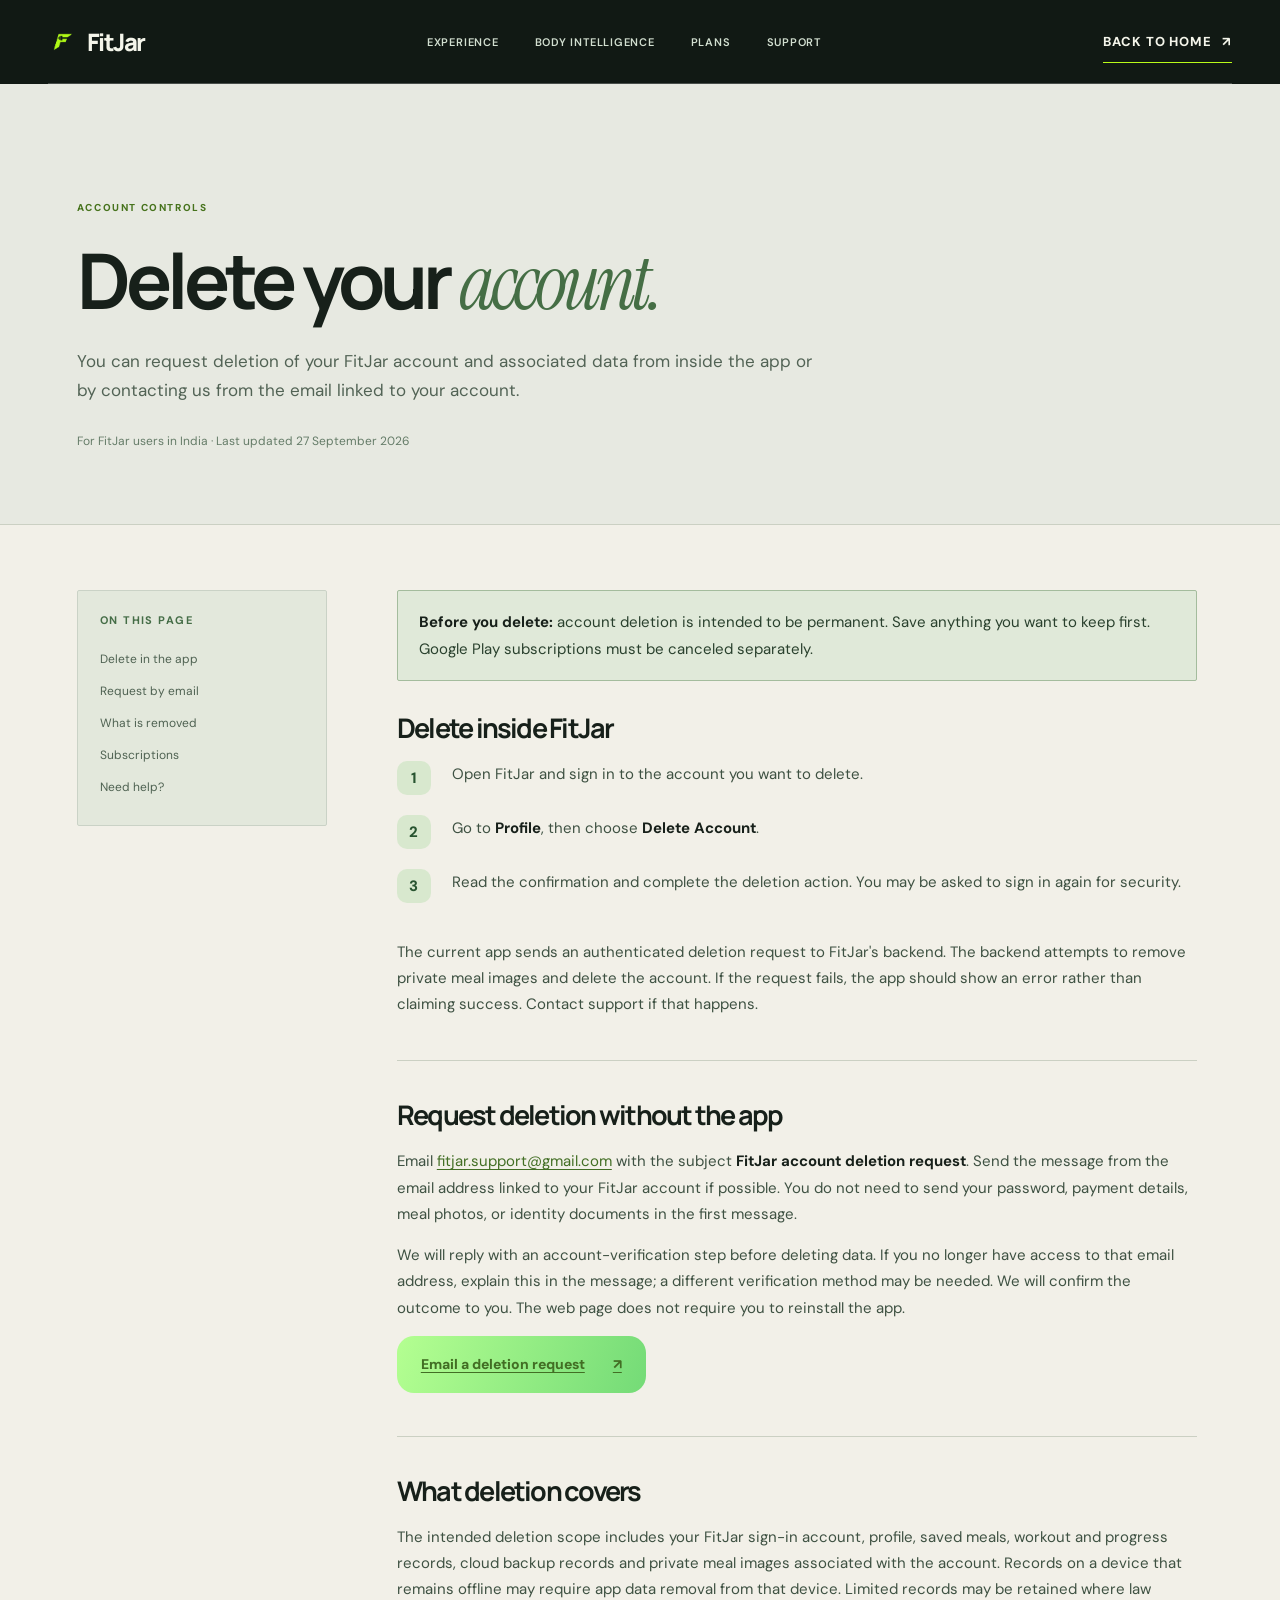
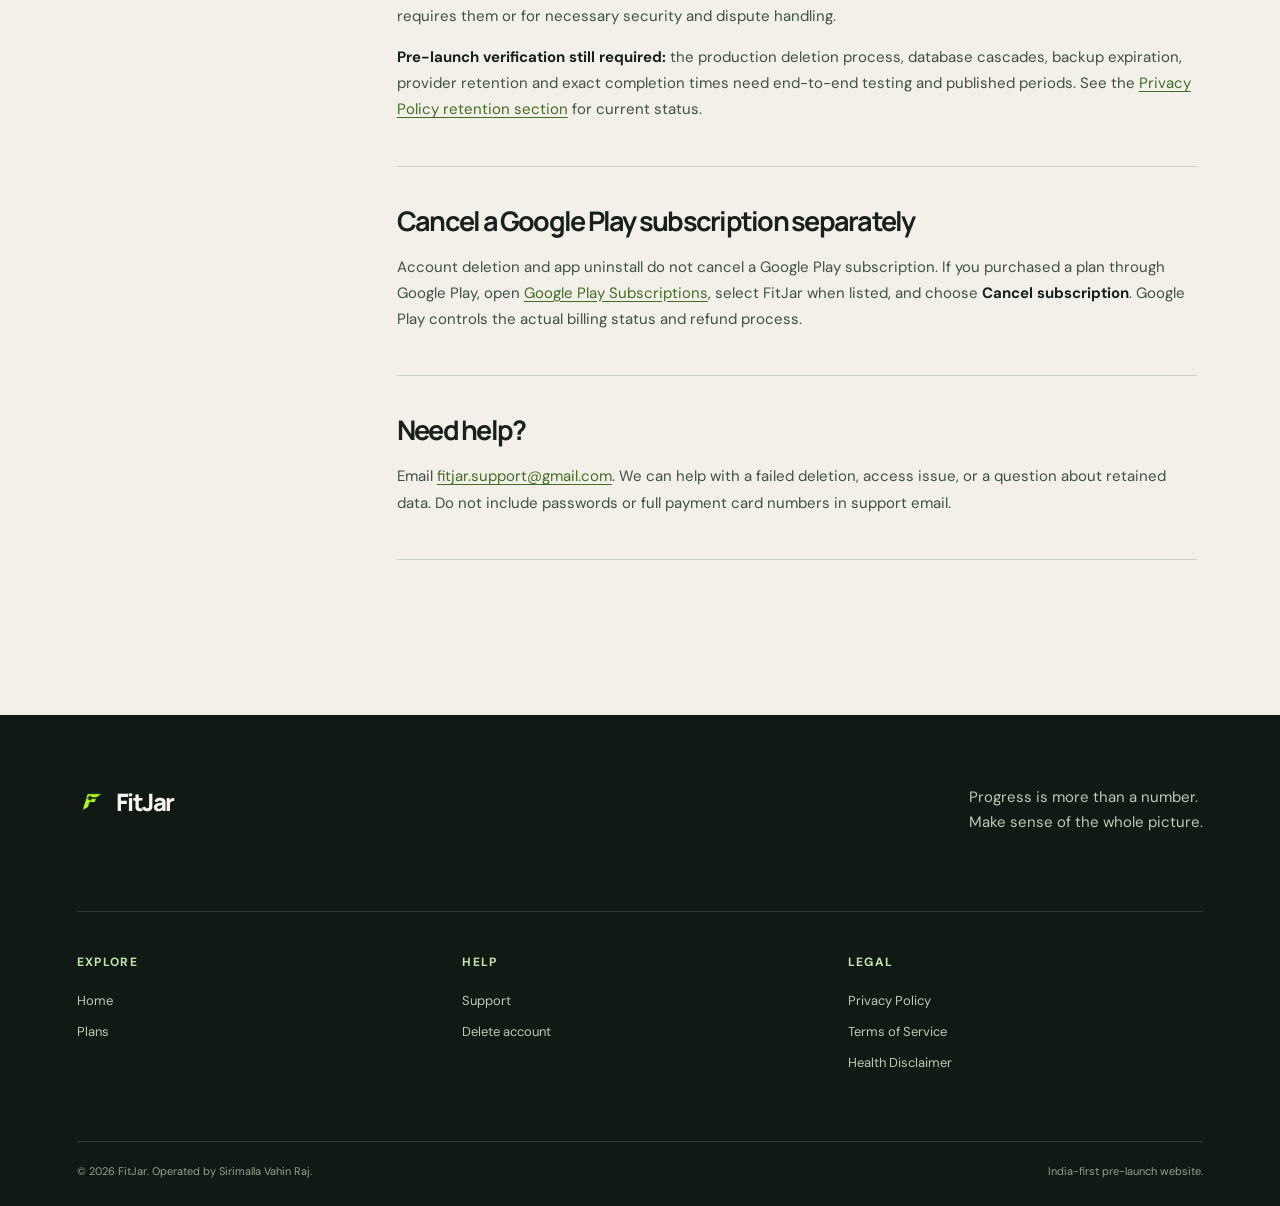
<file: delete-account/index.html>
<!doctype html><html lang="en"><head><meta charset="utf-8"><meta name="viewport" content="width=device-width, initial-scale=1"><meta name="theme-color" content="#07120d"><meta name="description" content="Request deletion of a FitJar account and its associated data, with in-app and email instructions."><title>Delete Your Account — FitJar</title><link rel="icon" href="/brand-mark.png" type="image/png"><link rel="stylesheet" href="/styles.css"><link rel="stylesheet" href="/editorial.css"><script defer src="/site.js"></script></head><body class="subpage"><div class="grain" aria-hidden="true"></div><header class="site-header" data-header><nav class="glass-nav" aria-label="Main navigation"><a class="brand" href="/"><img class="brand-mark" src="/brand-mark.png" alt="" width="30" height="30"><span>FitJar</span></a><div class="nav-links" id="primary-nav"><a href="/#experience">Experience</a><a href="/#intelligence">Body Intelligence</a><a href="/#plans">Plans</a><a href="/support/">Support</a></div><a class="nav-cta" href="/">Back to home <span>↗</span></a><button class="menu-toggle" type="button" aria-controls="primary-nav" aria-expanded="false" aria-label="Open menu"><span></span><span></span></button></nav></header><main><section class="page-hero section-pad"><span class="eyebrow">ACCOUNT CONTROLS</span><h1>Delete your <em>account.</em></h1><p>You can request deletion of your FitJar account and associated data from inside the app or by contacting us from the email linked to your account.</p><div class="page-meta">For FitJar users in India · Last updated 27 September 2026</div></section><div class="legal-layout section-pad"><aside class="legal-toc" aria-label="On this page"><strong>ON THIS PAGE</strong><a href="#in-app">Delete in the app</a><a href="#web">Request by email</a><a href="#removed">What is removed</a><a href="#subscription">Subscriptions</a><a href="#help">Need help?</a></aside><div class="legal-content"><div class="notice-box"><p><strong>Before you delete:</strong> account deletion is intended to be permanent. Save anything you want to keep first. Google Play subscriptions must be canceled separately.</p></div><section id="in-app"><h2>Delete inside FitJar</h2><ol class="steps"><li>Open FitJar and sign in to the account you want to delete.</li><li>Go to <strong>Profile</strong>, then choose <strong>Delete Account</strong>.</li><li>Read the confirmation and complete the deletion action. You may be asked to sign in again for security.</li></ol><p>The current app sends an authenticated deletion request to FitJar's backend. The backend attempts to remove private meal images and delete the account. If the request fails, the app should show an error rather than claiming success. Contact support if that happens.</p></section><section id="web"><h2>Request deletion without the app</h2><p>Email <a href="mailto:fitjar.support@gmail.com?subject=FitJar%20account%20deletion%20request">fitjar.support@gmail.com</a> with the subject <strong>FitJar account deletion request</strong>. Send the message from the email address linked to your FitJar account if possible. You do not need to send your password, payment details, meal photos, or identity documents in the first message.</p><p>We will reply with an account-verification step before deleting data. If you no longer have access to that email address, explain this in the message; a different verification method may be needed. We will confirm the outcome to you. The web page does not require you to reinstall the app.</p><p><a class="button button-primary" href="mailto:fitjar.support@gmail.com?subject=FitJar%20account%20deletion%20request">Email a deletion request <span aria-hidden="true">↗</span></a></p></section><section id="removed"><h2>What deletion covers</h2><p>The intended deletion scope includes your FitJar sign-in account, profile, saved meals, workout and progress records, cloud backup records and private meal images associated with the account. Records on a device that remains offline may require app data removal from that device. Limited records may be retained where law requires them or for necessary security and dispute handling.</p><p><strong>Pre-launch verification still required:</strong> the production deletion process, database cascades, backup expiration, provider retention and exact completion times need end-to-end testing and published periods. See the <a href="/privacy/#retention">Privacy Policy retention section</a> for current status.</p></section><section id="subscription"><h2>Cancel a Google Play subscription separately</h2><p>Account deletion and app uninstall do not cancel a Google Play subscription. If you purchased a plan through Google Play, open <a href="https://play.google.com/store/account/subscriptions" target="_blank" rel="noopener noreferrer">Google Play Subscriptions</a>, select FitJar when listed, and choose <strong>Cancel subscription</strong>. Google Play controls the actual billing status and refund process.</p></section><section id="help"><h2>Need help?</h2><p>Email <a href="mailto:fitjar.support@gmail.com">fitjar.support@gmail.com</a>. We can help with a failed deletion, access issue, or a question about retained data. Do not include passwords or full payment card numbers in support email.</p></section></div></div></main><footer class="site-footer"><div class="footer-top"><a class="brand" href="/"><img class="brand-mark" src="/brand-mark.png" alt="" width="30" height="30"><span>FitJar</span></a><p>Progress is more than a number.<br>Make sense of the whole picture.</p></div><div class="footer-links"><div><strong>Explore</strong><a href="/">Home</a><a href="/#plans">Plans</a></div><div><strong>Help</strong><a href="/support/">Support</a><a href="/delete-account/">Delete account</a></div><div><strong>Legal</strong><a href="/privacy/">Privacy Policy</a><a href="/terms/">Terms of Service</a><a href="/health-disclaimer/">Health Disclaimer</a></div></div><div class="footer-bottom"><span>© 2026 FitJar. Operated by Sirimalla Vahin Raj.</span><span>India-first pre-launch website.</span></div></footer></body></html>
</file>
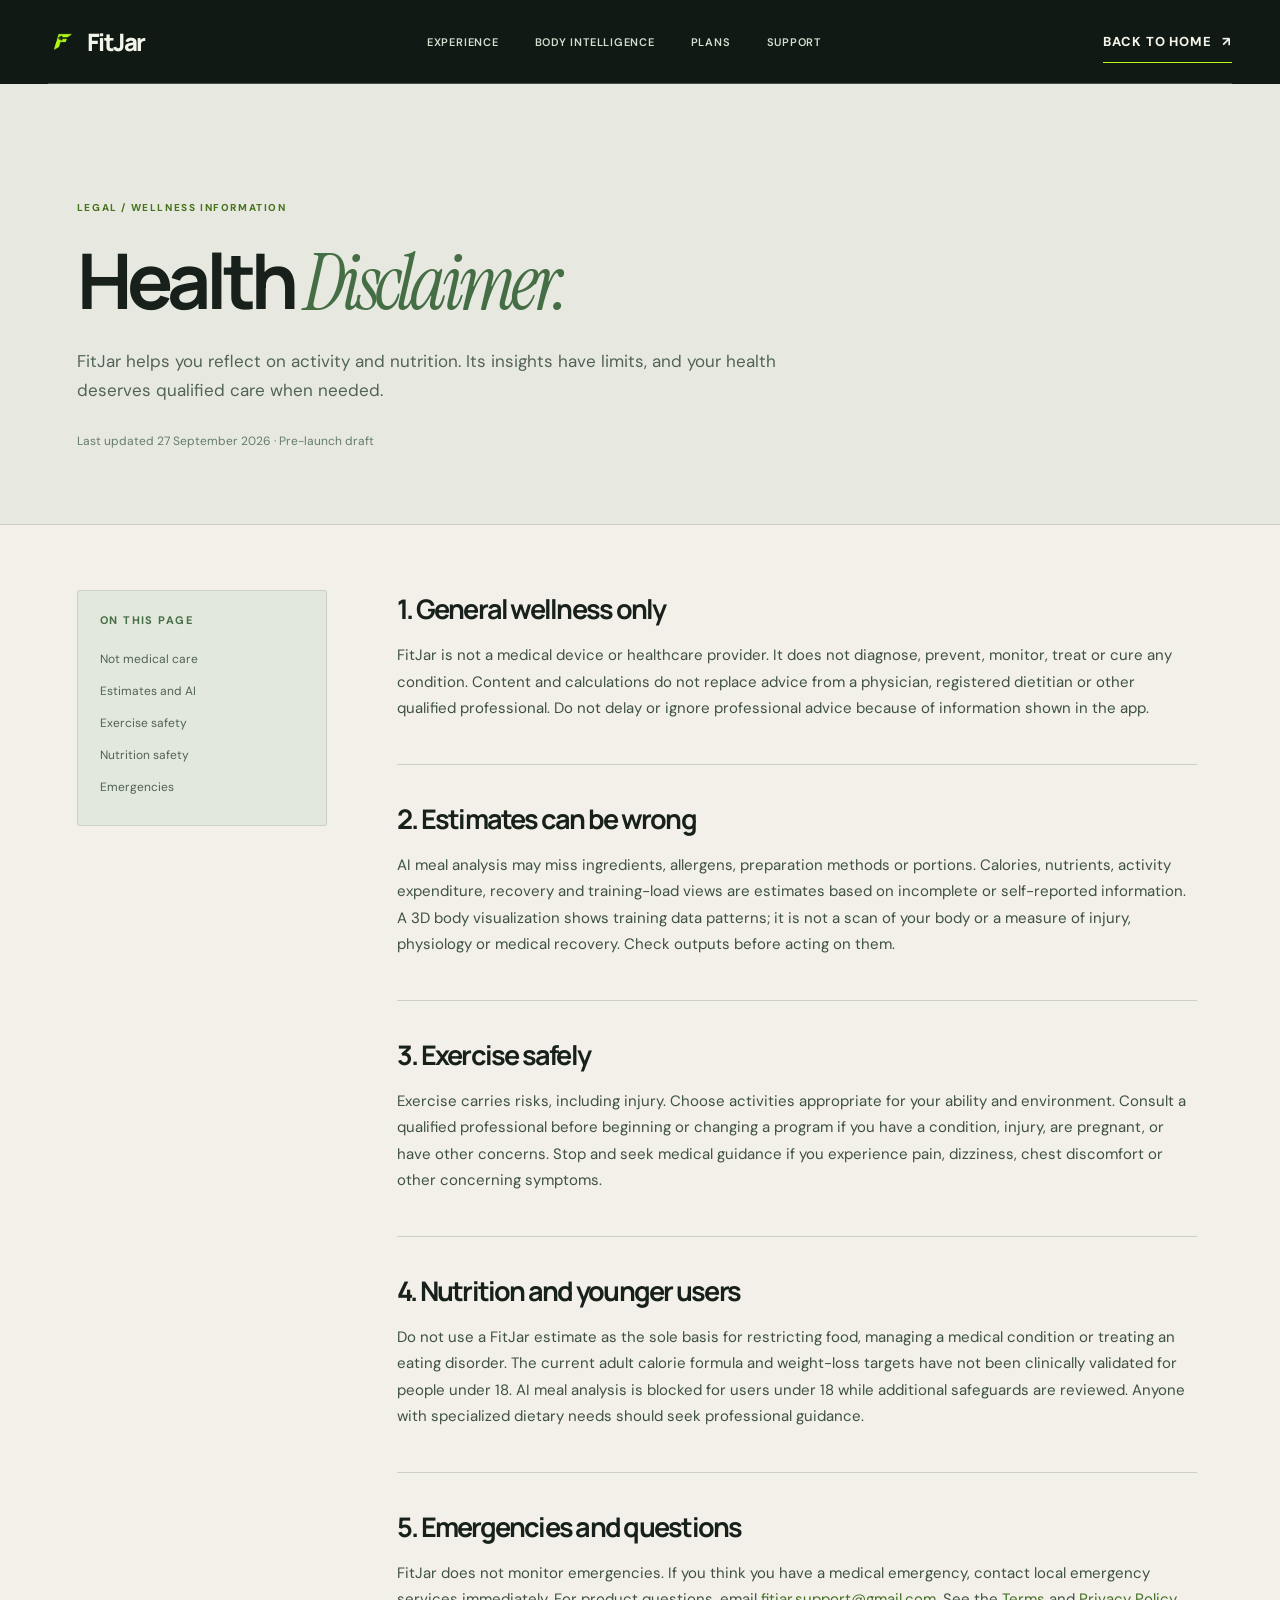
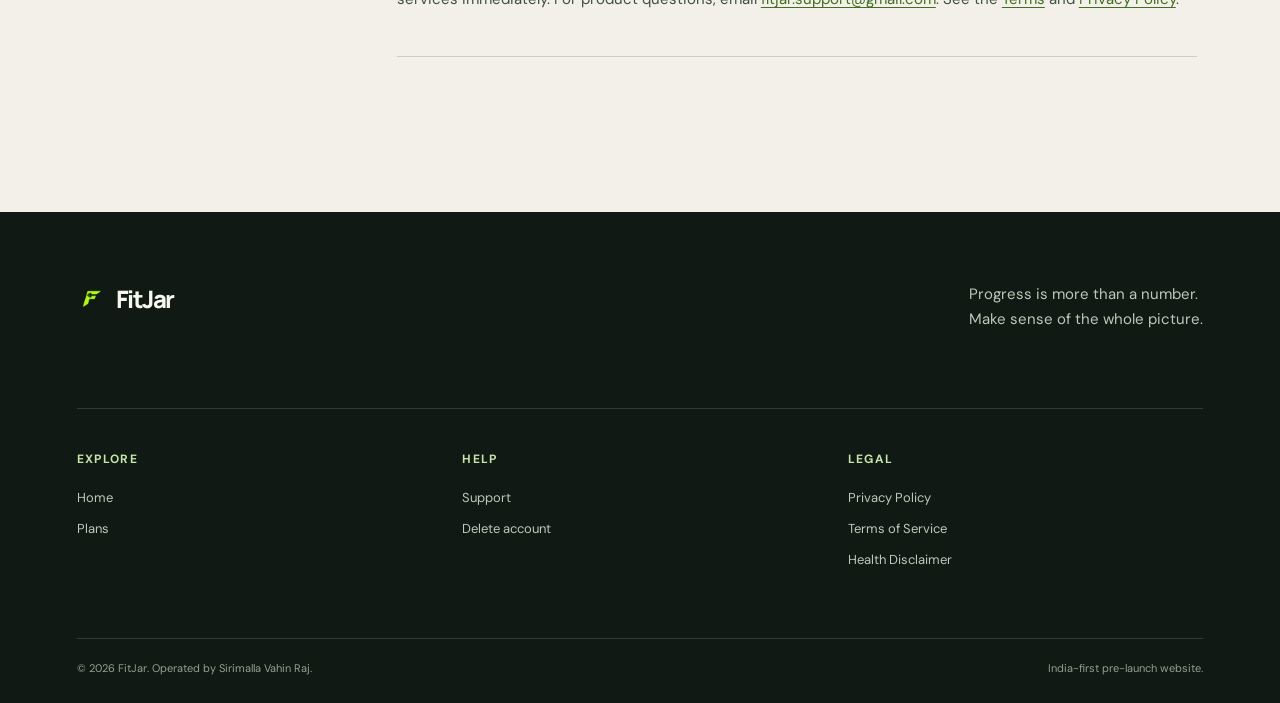
<file: health-disclaimer/index.html>
<!doctype html><html lang="en"><head><meta charset="utf-8"><meta name="viewport" content="width=device-width, initial-scale=1"><meta name="theme-color" content="#07120d"><title>Health Disclaimer — FitJar</title><meta name="description" content="Important limitations of FitJar fitness, nutrition, AI meal and recovery estimates."><link rel="icon" href="/brand-mark.png" type="image/png"><link rel="stylesheet" href="/styles.css"><link rel="stylesheet" href="/editorial.css"><script defer src="/site.js"></script></head><body class="subpage"><div class="grain" aria-hidden="true"></div><header class="site-header" data-header><nav class="glass-nav" aria-label="Main navigation"><a class="brand" href="/"><img class="brand-mark" src="/brand-mark.png" alt="" width="30" height="30"><span>FitJar</span></a><div class="nav-links" id="primary-nav"><a href="/#experience">Experience</a><a href="/#intelligence">Body Intelligence</a><a href="/#plans">Plans</a><a href="/support/">Support</a></div><a class="nav-cta" href="/">Back to home <span>↗</span></a><button class="menu-toggle" type="button" aria-controls="primary-nav" aria-expanded="false" aria-label="Open menu"><span></span><span></span></button></nav></header><main><section class="page-hero section-pad"><span class="eyebrow">LEGAL / WELLNESS INFORMATION</span><h1>Health <em>Disclaimer.</em></h1><p>FitJar helps you reflect on activity and nutrition. Its insights have limits, and your health deserves qualified care when needed.</p><div class="page-meta">Last updated 27 September 2026 · Pre-launch draft</div></section><div class="legal-layout section-pad"><aside class="legal-toc" aria-label="On this page"><strong>ON THIS PAGE</strong><a href="#not-medical">Not medical care</a><a href="#estimates">Estimates and AI</a><a href="#exercise">Exercise safety</a><a href="#nutrition">Nutrition safety</a><a href="#emergency">Emergencies</a></aside><div class="legal-content"><section id="not-medical"><h2>1. General wellness only</h2><p>FitJar is not a medical device or healthcare provider. It does not diagnose, prevent, monitor, treat or cure any condition. Content and calculations do not replace advice from a physician, registered dietitian or other qualified professional. Do not delay or ignore professional advice because of information shown in the app.</p></section><section id="estimates"><h2>2. Estimates can be wrong</h2><p>AI meal analysis may miss ingredients, allergens, preparation methods or portions. Calories, nutrients, activity expenditure, recovery and training-load views are estimates based on incomplete or self-reported information. A 3D body visualization shows training data patterns; it is not a scan of your body or a measure of injury, physiology or medical recovery. Check outputs before acting on them.</p></section><section id="exercise"><h2>3. Exercise safely</h2><p>Exercise carries risks, including injury. Choose activities appropriate for your ability and environment. Consult a qualified professional before beginning or changing a program if you have a condition, injury, are pregnant, or have other concerns. Stop and seek medical guidance if you experience pain, dizziness, chest discomfort or other concerning symptoms.</p></section><section id="nutrition"><h2>4. Nutrition and younger users</h2><p>Do not use a FitJar estimate as the sole basis for restricting food, managing a medical condition or treating an eating disorder. The current adult calorie formula and weight-loss targets have not been clinically validated for people under 18. AI meal analysis is blocked for users under 18 while additional safeguards are reviewed. Anyone with specialized dietary needs should seek professional guidance.</p></section><section id="emergency"><h2>5. Emergencies and questions</h2><p>FitJar does not monitor emergencies. If you think you have a medical emergency, contact local emergency services immediately. For product questions, email <a href="mailto:fitjar.support@gmail.com">fitjar.support@gmail.com</a>. See the <a href="/terms/">Terms</a> and <a href="/privacy/">Privacy Policy</a>.</p></section></div></div></main><footer class="site-footer"><div class="footer-top"><a class="brand" href="/"><img class="brand-mark" src="/brand-mark.png" alt="" width="30" height="30"><span>FitJar</span></a><p>Progress is more than a number.<br>Make sense of the whole picture.</p></div><div class="footer-links"><div><strong>Explore</strong><a href="/">Home</a><a href="/#plans">Plans</a></div><div><strong>Help</strong><a href="/support/">Support</a><a href="/delete-account/">Delete account</a></div><div><strong>Legal</strong><a href="/privacy/">Privacy Policy</a><a href="/terms/">Terms of Service</a><a href="/health-disclaimer/">Health Disclaimer</a></div></div><div class="footer-bottom"><span>© 2026 FitJar. Operated by Sirimalla Vahin Raj.</span><span>India-first pre-launch website.</span></div></footer></body></html>
</file>
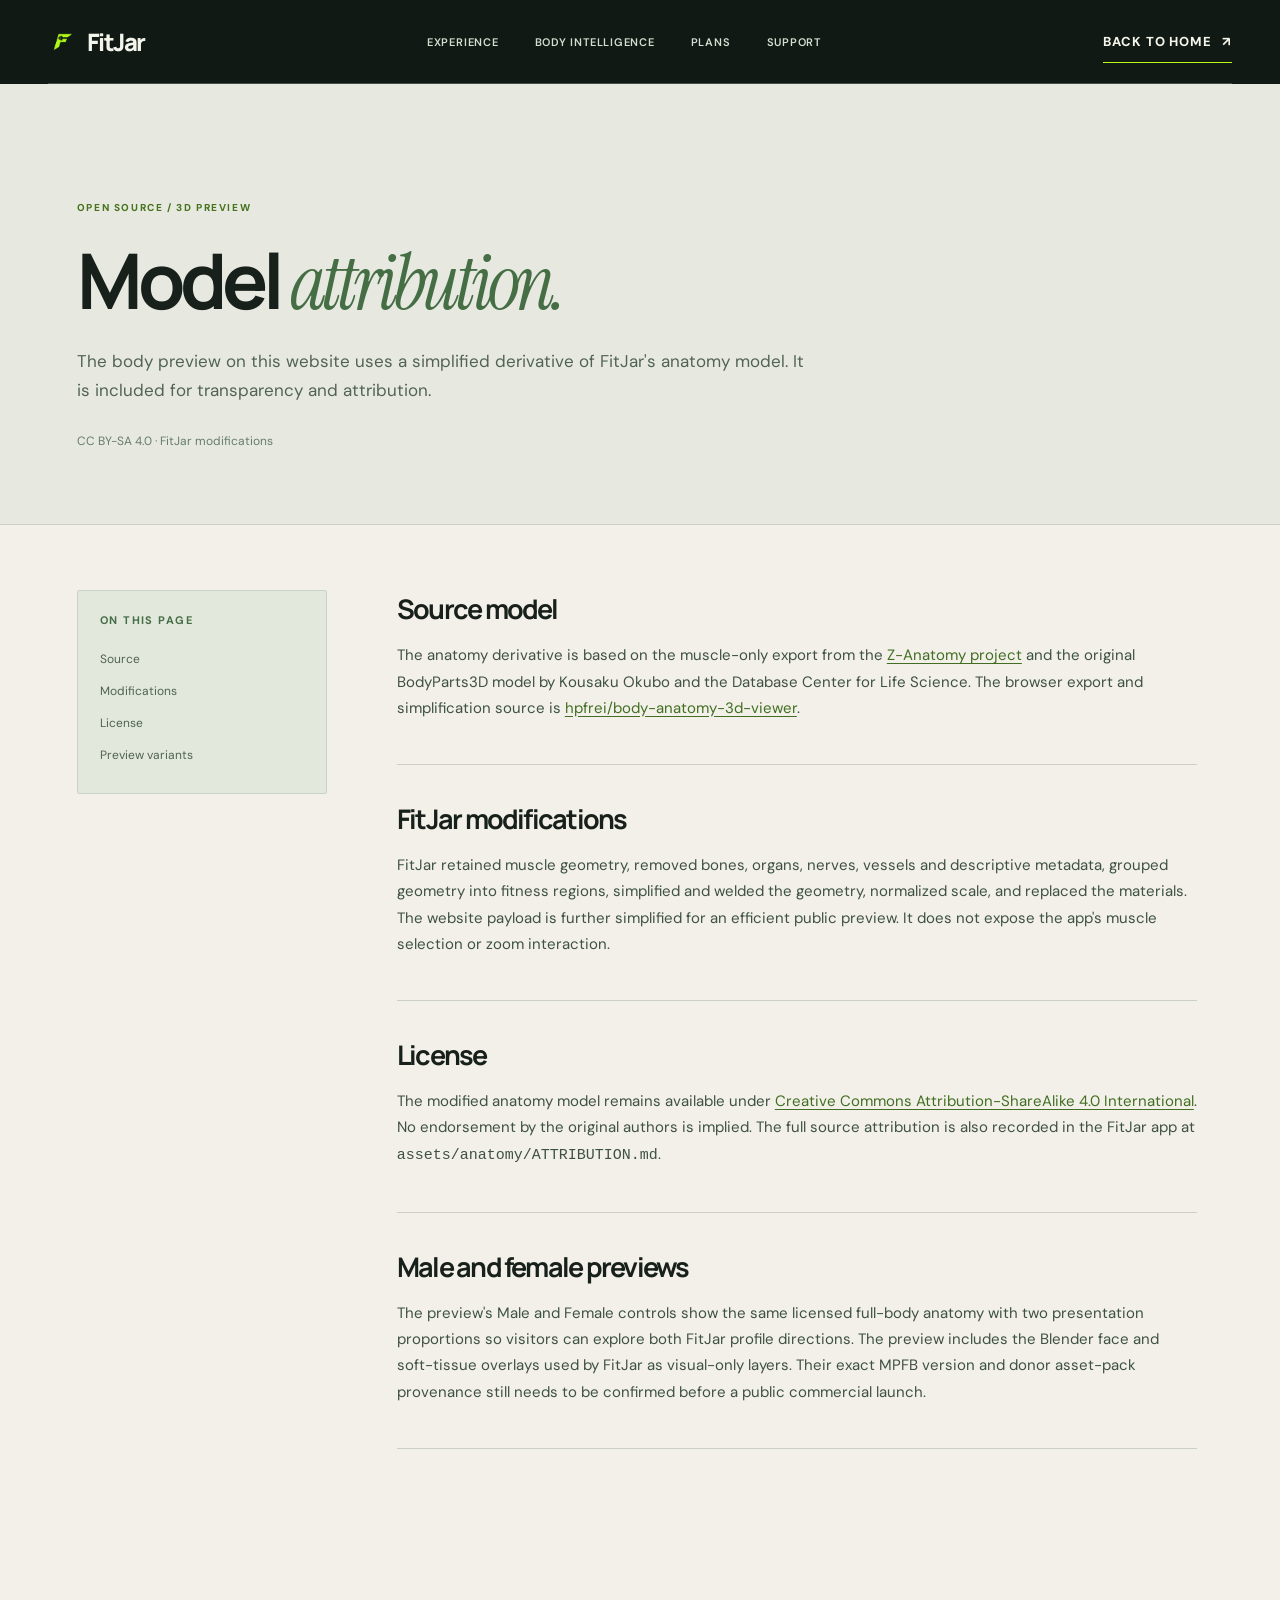
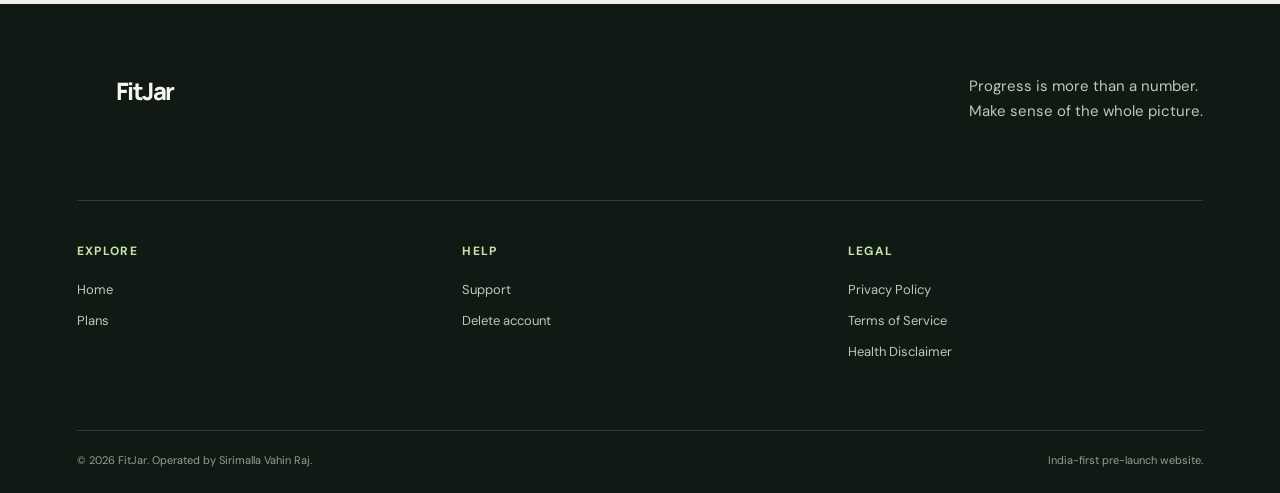
<file: model-attribution/index.html>
<!doctype html><html lang="en"><head><meta charset="utf-8"><meta name="viewport" content="width=device-width, initial-scale=1"><meta name="theme-color" content="#07120d"><title>3D Model Attribution — FitJar</title><meta name="description" content="Attribution and license information for FitJar's 3D body preview."><link rel="icon" href="/brand-mark.png" type="image/png"><link rel="stylesheet" href="/styles.css"><link rel="stylesheet" href="/editorial.css"><script defer src="/site.js"></script></head><body class="subpage"><div class="grain" aria-hidden="true"></div><header class="site-header" data-header><nav class="glass-nav" aria-label="Main navigation"><a class="brand" href="/"><img class="brand-mark" src="/brand-mark.png" alt="" width="30" height="30"><span>FitJar</span></a><div class="nav-links" id="primary-nav"><a href="/#experience">Experience</a><a href="/#intelligence">Body Intelligence</a><a href="/#plans">Plans</a><a href="/support/">Support</a></div><a class="nav-cta" href="/">Back to home <span>↗</span></a><button class="menu-toggle" type="button" aria-controls="primary-nav" aria-expanded="false" aria-label="Open menu"><span></span><span></span></button></nav></header><main><section class="page-hero section-pad"><span class="eyebrow">OPEN SOURCE / 3D PREVIEW</span><h1>Model <em>attribution.</em></h1><p>The body preview on this website uses a simplified derivative of FitJar's anatomy model. It is included for transparency and attribution.</p><div class="page-meta">CC BY-SA 4.0 · FitJar modifications</div></section><div class="legal-layout section-pad"><aside class="legal-toc" aria-label="On this page"><strong>ON THIS PAGE</strong><a href="#source">Source</a><a href="#changes">Modifications</a><a href="#license">License</a><a href="#variants">Preview variants</a></aside><div class="legal-content"><section id="source"><h2>Source model</h2><p>The anatomy derivative is based on the muscle-only export from the <a href="https://www.z-anatomy.com/" target="_blank" rel="noopener noreferrer">Z-Anatomy project</a> and the original BodyParts3D model by Kousaku Okubo and the Database Center for Life Science. The browser export and simplification source is <a href="https://github.com/hpfrei/body-anatomy-3d-viewer" target="_blank" rel="noopener noreferrer">hpfrei/body-anatomy-3d-viewer</a>.</p></section><section id="changes"><h2>FitJar modifications</h2><p>FitJar retained muscle geometry, removed bones, organs, nerves, vessels and descriptive metadata, grouped geometry into fitness regions, simplified and welded the geometry, normalized scale, and replaced the materials. The website payload is further simplified for an efficient public preview. It does not expose the app's muscle selection or zoom interaction.</p></section><section id="license"><h2>License</h2><p>The modified anatomy model remains available under <a href="https://creativecommons.org/licenses/by-sa/4.0/" target="_blank" rel="noopener noreferrer">Creative Commons Attribution-ShareAlike 4.0 International</a>. No endorsement by the original authors is implied. The full source attribution is also recorded in the FitJar app at <code>assets/anatomy/ATTRIBUTION.md</code>.</p></section><section id="variants"><h2>Male and female previews</h2><p>The preview's Male and Female controls show the same licensed full-body anatomy with two presentation proportions so visitors can explore both FitJar profile directions. The preview includes the Blender face and soft-tissue overlays used by FitJar as visual-only layers. Their exact MPFB version and donor asset-pack provenance still needs to be confirmed before a public commercial launch.</p></section></div></div></main><footer class="site-footer"><div class="footer-top"><a class="brand" href="/"><span class="brand-mark" class="brand-mark" aria-hidden="true">F<span class="brand-leaf"></span></span><span>FitJar</span></a><p>Progress is more than a number.<br>Make sense of the whole picture.</p></div><div class="footer-links"><div><strong>Explore</strong><a href="/">Home</a><a href="/#plans">Plans</a></div><div><strong>Help</strong><a href="/support/">Support</a><a href="/delete-account/">Delete account</a></div><div><strong>Legal</strong><a href="/privacy/">Privacy Policy</a><a href="/terms/">Terms of Service</a><a href="/health-disclaimer/">Health Disclaimer</a></div></div><div class="footer-bottom"><span>© 2026 FitJar. Operated by Sirimalla Vahin Raj.</span><span>India-first pre-launch website.</span></div></footer></body></html>
</file>
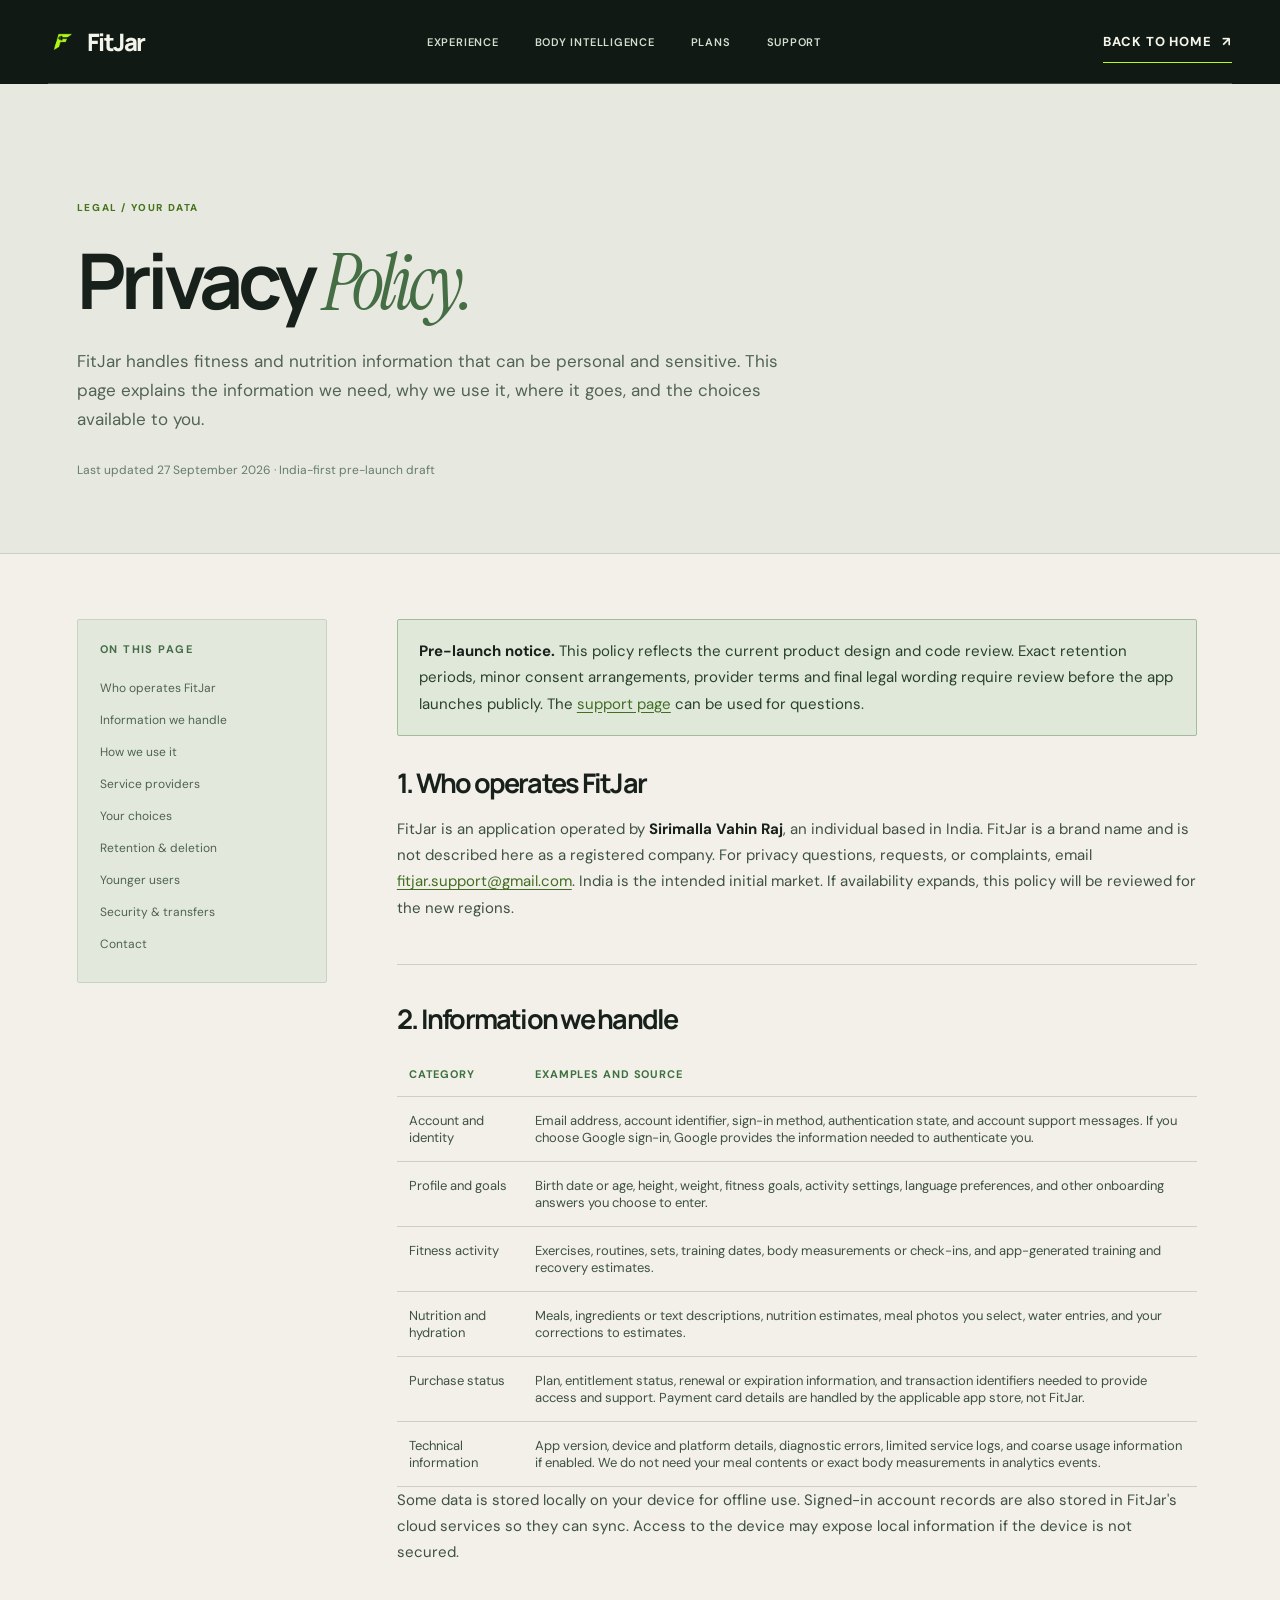
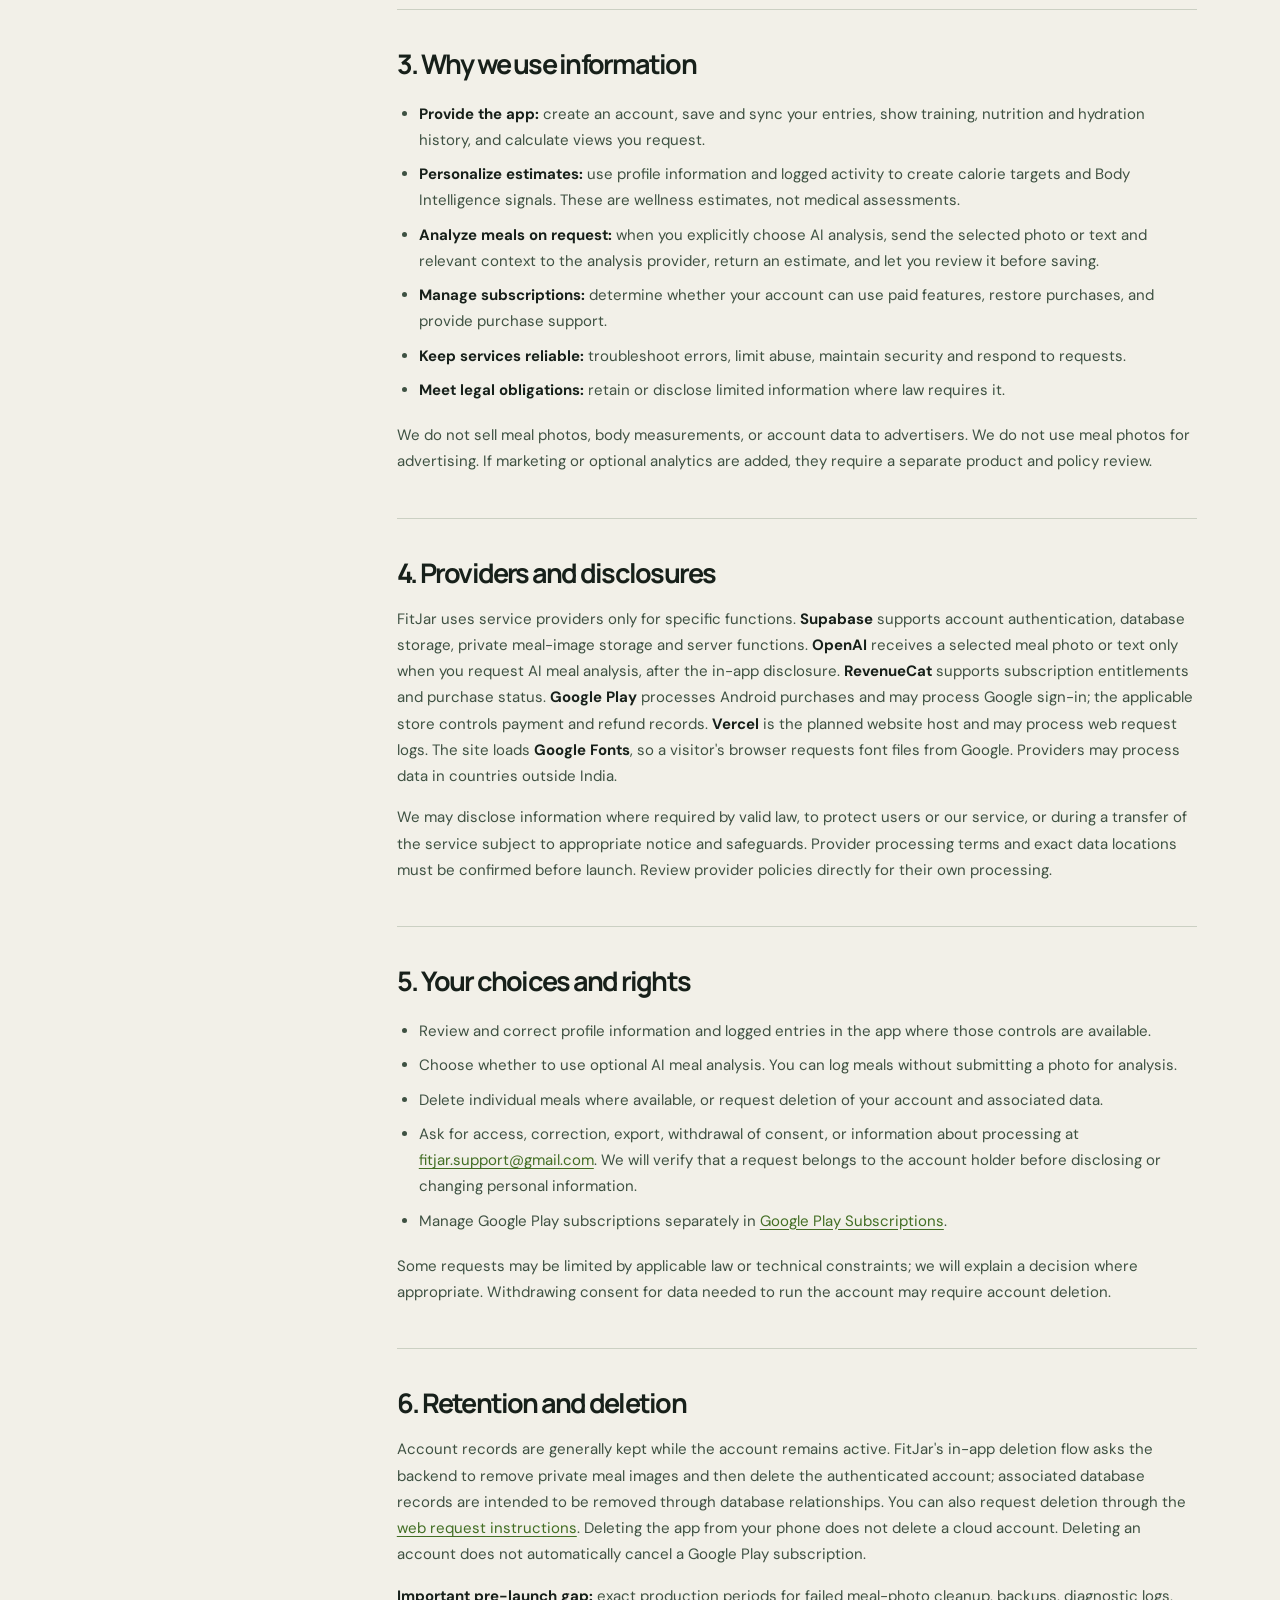
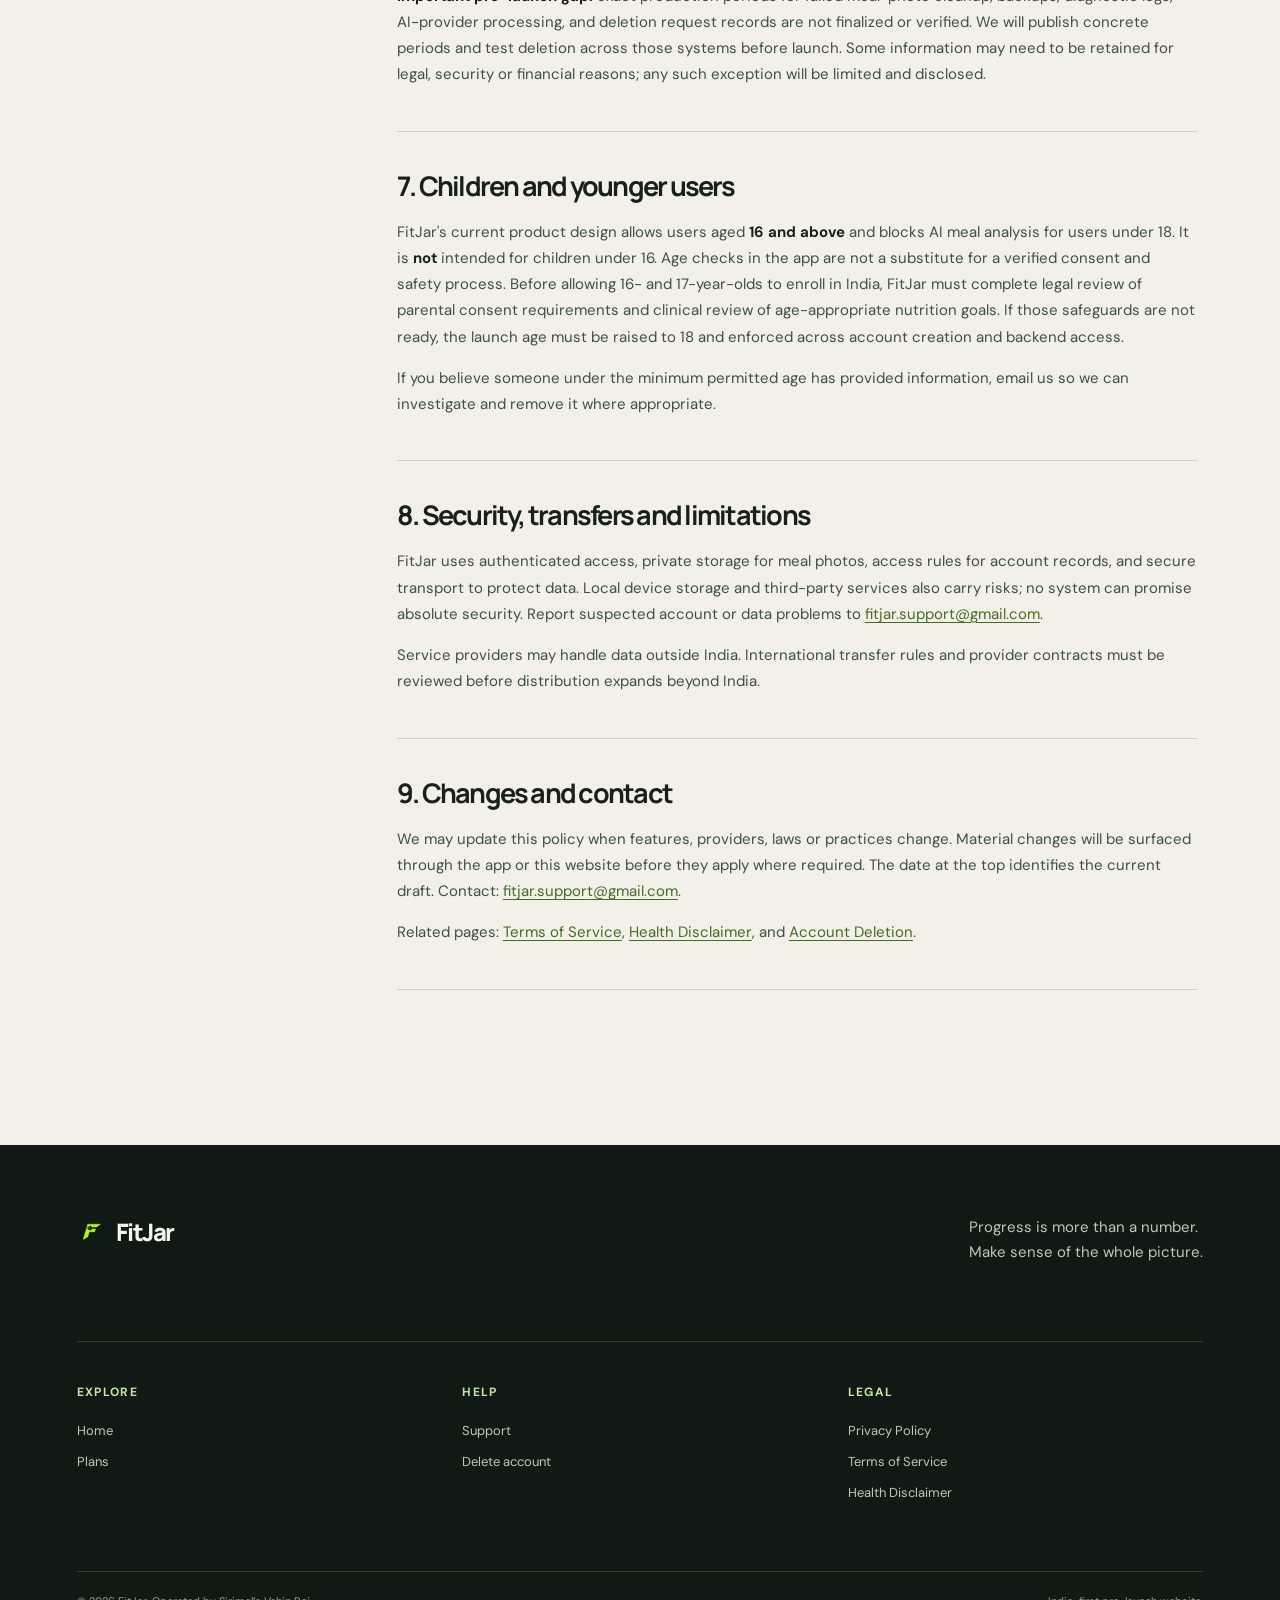
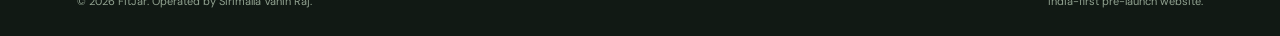
<file: privacy/index.html>
<!doctype html><html lang="en"><head><meta charset="utf-8"><meta name="viewport" content="width=device-width, initial-scale=1"><meta name="theme-color" content="#07120d"><meta name="description" content="How FitJar collects, uses, protects and deletes account, fitness, nutrition and subscription information."><title>Privacy Policy — FitJar</title><link rel="icon" href="/brand-mark.png" type="image/png"><link rel="stylesheet" href="/styles.css"><link rel="stylesheet" href="/editorial.css"><script defer src="/site.js"></script></head><body class="subpage"><div class="grain" aria-hidden="true"></div>
<header class="site-header" data-header><nav class="glass-nav" aria-label="Main navigation"><a class="brand" href="/"><img class="brand-mark" src="/brand-mark.png" alt="" width="30" height="30"><span>FitJar</span></a><div class="nav-links" id="primary-nav"><a href="/#experience">Experience</a><a href="/#intelligence">Body Intelligence</a><a href="/#plans">Plans</a><a href="/support/">Support</a></div><a class="nav-cta" href="/">Back to home <span>↗</span></a><button class="menu-toggle" type="button" aria-controls="primary-nav" aria-expanded="false" aria-label="Open menu"><span></span><span></span></button></nav></header>
<main><section class="page-hero section-pad"><span class="eyebrow">LEGAL / YOUR DATA</span><h1>Privacy <em>Policy.</em></h1><p>FitJar handles fitness and nutrition information that can be personal and sensitive. This page explains the information we need, why we use it, where it goes, and the choices available to you.</p><div class="page-meta">Last updated 27 September 2026 · India-first pre-launch draft</div></section><div class="legal-layout section-pad"><aside class="legal-toc" aria-label="On this page"><strong>ON THIS PAGE</strong><a href="#who">Who operates FitJar</a><a href="#data">Information we handle</a><a href="#purpose">How we use it</a><a href="#sharing">Service providers</a><a href="#choices">Your choices</a><a href="#retention">Retention & deletion</a><a href="#children">Younger users</a><a href="#security">Security & transfers</a><a href="#contact">Contact</a></aside><div class="legal-content"><div class="notice-box"><p><strong>Pre-launch notice.</strong> This policy reflects the current product design and code review. Exact retention periods, minor consent arrangements, provider terms and final legal wording require review before the app launches publicly. The <a href="/support/">support page</a> can be used for questions.</p></div>
<section id="who"><h2>1. Who operates FitJar</h2><p>FitJar is an application operated by <strong>Sirimalla Vahin Raj</strong>, an individual based in India. FitJar is a brand name and is not described here as a registered company. For privacy questions, requests, or complaints, email <a href="mailto:fitjar.support@gmail.com">fitjar.support@gmail.com</a>. India is the intended initial market. If availability expands, this policy will be reviewed for the new regions.</p></section>
<section id="data"><h2>2. Information we handle</h2><table class="data-table"><thead><tr><th>Category</th><th>Examples and source</th></tr></thead><tbody><tr><td>Account and identity</td><td>Email address, account identifier, sign-in method, authentication state, and account support messages. If you choose Google sign-in, Google provides the information needed to authenticate you.</td></tr><tr><td>Profile and goals</td><td>Birth date or age, height, weight, fitness goals, activity settings, language preferences, and other onboarding answers you choose to enter.</td></tr><tr><td>Fitness activity</td><td>Exercises, routines, sets, training dates, body measurements or check-ins, and app-generated training and recovery estimates.</td></tr><tr><td>Nutrition and hydration</td><td>Meals, ingredients or text descriptions, nutrition estimates, meal photos you select, water entries, and your corrections to estimates.</td></tr><tr><td>Purchase status</td><td>Plan, entitlement status, renewal or expiration information, and transaction identifiers needed to provide access and support. Payment card details are handled by the applicable app store, not FitJar.</td></tr><tr><td>Technical information</td><td>App version, device and platform details, diagnostic errors, limited service logs, and coarse usage information if enabled. We do not need your meal contents or exact body measurements in analytics events.</td></tr></tbody></table><p>Some data is stored locally on your device for offline use. Signed-in account records are also stored in FitJar's cloud services so they can sync. Access to the device may expose local information if the device is not secured.</p></section>
<section id="purpose"><h2>3. Why we use information</h2><ul><li><strong>Provide the app:</strong> create an account, save and sync your entries, show training, nutrition and hydration history, and calculate views you request.</li><li><strong>Personalize estimates:</strong> use profile information and logged activity to create calorie targets and Body Intelligence signals. These are wellness estimates, not medical assessments.</li><li><strong>Analyze meals on request:</strong> when you explicitly choose AI analysis, send the selected photo or text and relevant context to the analysis provider, return an estimate, and let you review it before saving.</li><li><strong>Manage subscriptions:</strong> determine whether your account can use paid features, restore purchases, and provide purchase support.</li><li><strong>Keep services reliable:</strong> troubleshoot errors, limit abuse, maintain security and respond to requests.</li><li><strong>Meet legal obligations:</strong> retain or disclose limited information where law requires it.</li></ul><p>We do not sell meal photos, body measurements, or account data to advertisers. We do not use meal photos for advertising. If marketing or optional analytics are added, they require a separate product and policy review.</p></section>
<section id="sharing"><h2>4. Providers and disclosures</h2><p>FitJar uses service providers only for specific functions. <strong>Supabase</strong> supports account authentication, database storage, private meal-image storage and server functions. <strong>OpenAI</strong> receives a selected meal photo or text only when you request AI meal analysis, after the in-app disclosure. <strong>RevenueCat</strong> supports subscription entitlements and purchase status. <strong>Google Play</strong> processes Android purchases and may process Google sign-in; the applicable store controls payment and refund records. <strong>Vercel</strong> is the planned website host and may process web request logs. The site loads <strong>Google Fonts</strong>, so a visitor's browser requests font files from Google. Providers may process data in countries outside India.</p><p>We may disclose information where required by valid law, to protect users or our service, or during a transfer of the service subject to appropriate notice and safeguards. Provider processing terms and exact data locations must be confirmed before launch. Review provider policies directly for their own processing.</p></section>
<section id="choices"><h2>5. Your choices and rights</h2><ul><li>Review and correct profile information and logged entries in the app where those controls are available.</li><li>Choose whether to use optional AI meal analysis. You can log meals without submitting a photo for analysis.</li><li>Delete individual meals where available, or request deletion of your account and associated data.</li><li>Ask for access, correction, export, withdrawal of consent, or information about processing at <a href="mailto:fitjar.support@gmail.com">fitjar.support@gmail.com</a>. We will verify that a request belongs to the account holder before disclosing or changing personal information.</li><li>Manage Google Play subscriptions separately in <a href="https://play.google.com/store/account/subscriptions" target="_blank" rel="noopener noreferrer">Google Play Subscriptions</a>.</li></ul><p>Some requests may be limited by applicable law or technical constraints; we will explain a decision where appropriate. Withdrawing consent for data needed to run the account may require account deletion.</p></section>
<section id="retention"><h2>6. Retention and deletion</h2><p>Account records are generally kept while the account remains active. FitJar's in-app deletion flow asks the backend to remove private meal images and then delete the authenticated account; associated database records are intended to be removed through database relationships. You can also request deletion through the <a href="/delete-account/">web request instructions</a>. Deleting the app from your phone does not delete a cloud account. Deleting an account does not automatically cancel a Google Play subscription.</p><p><strong>Important pre-launch gap:</strong> exact production periods for failed meal-photo cleanup, backups, diagnostic logs, AI-provider processing, and deletion request records are not finalized or verified. We will publish concrete periods and test deletion across those systems before launch. Some information may need to be retained for legal, security or financial reasons; any such exception will be limited and disclosed.</p></section>
<section id="children"><h2>7. Children and younger users</h2><p>FitJar's current product design allows users aged <strong>16 and above</strong> and blocks AI meal analysis for users under 18. It is <strong>not</strong> intended for children under 16. Age checks in the app are not a substitute for a verified consent and safety process. Before allowing 16- and 17-year-olds to enroll in India, FitJar must complete legal review of parental consent requirements and clinical review of age-appropriate nutrition goals. If those safeguards are not ready, the launch age must be raised to 18 and enforced across account creation and backend access.</p><p>If you believe someone under the minimum permitted age has provided information, email us so we can investigate and remove it where appropriate.</p></section>
<section id="security"><h2>8. Security, transfers and limitations</h2><p>FitJar uses authenticated access, private storage for meal photos, access rules for account records, and secure transport to protect data. Local device storage and third-party services also carry risks; no system can promise absolute security. Report suspected account or data problems to <a href="mailto:fitjar.support@gmail.com">fitjar.support@gmail.com</a>.</p><p>Service providers may handle data outside India. International transfer rules and provider contracts must be reviewed before distribution expands beyond India.</p></section>
<section id="contact"><h2>9. Changes and contact</h2><p>We may update this policy when features, providers, laws or practices change. Material changes will be surfaced through the app or this website before they apply where required. The date at the top identifies the current draft. Contact: <a href="mailto:fitjar.support@gmail.com">fitjar.support@gmail.com</a>.</p><p>Related pages: <a href="/terms/">Terms of Service</a>, <a href="/health-disclaimer/">Health Disclaimer</a>, and <a href="/delete-account/">Account Deletion</a>.</p></section></div></div></main>
<footer class="site-footer"><div class="footer-top"><a class="brand" href="/"><img class="brand-mark" src="/brand-mark.png" alt="" width="30" height="30"><span>FitJar</span></a><p>Progress is more than a number.<br>Make sense of the whole picture.</p></div><div class="footer-links"><div><strong>Explore</strong><a href="/">Home</a><a href="/#plans">Plans</a></div><div><strong>Help</strong><a href="/support/">Support</a><a href="/delete-account/">Delete account</a></div><div><strong>Legal</strong><a href="/privacy/">Privacy Policy</a><a href="/terms/">Terms of Service</a><a href="/health-disclaimer/">Health Disclaimer</a></div></div><div class="footer-bottom"><span>© 2026 FitJar. Operated by Sirimalla Vahin Raj.</span><span>India-first pre-launch website.</span></div></footer></body></html>
</file>
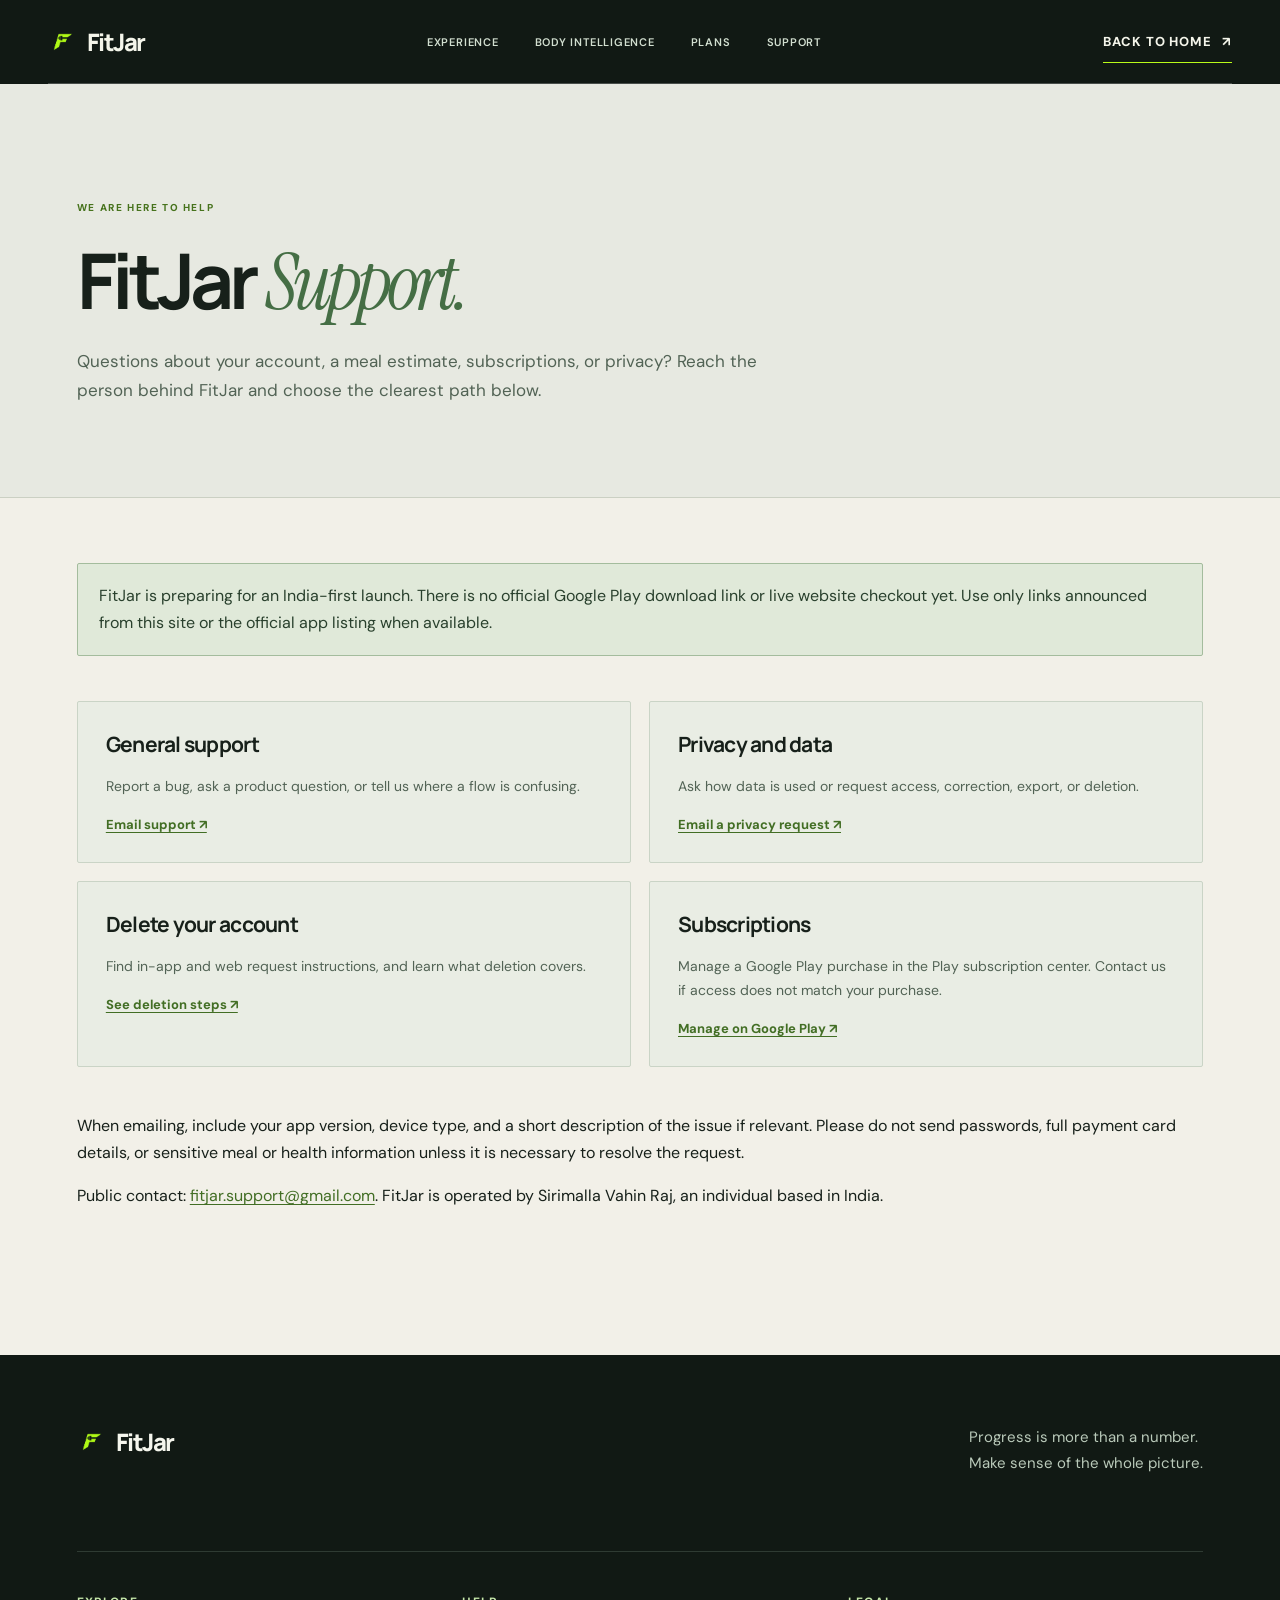
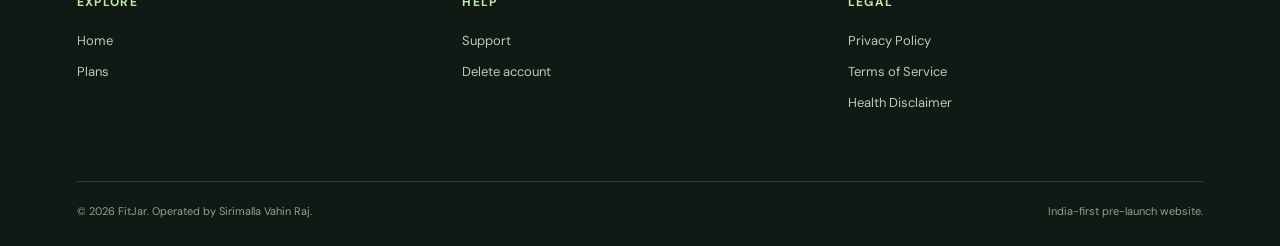
<file: support/index.html>
<!doctype html><html lang="en"><head><meta charset="utf-8"><meta name="viewport" content="width=device-width, initial-scale=1"><meta name="theme-color" content="#07120d"><meta name="description" content="Contact FitJar support for account, subscription, privacy or product questions."><title>Support — FitJar</title><link rel="icon" href="/brand-mark.png" type="image/png"><link rel="stylesheet" href="/styles.css"><link rel="stylesheet" href="/editorial.css"><script defer src="/site.js"></script></head><body class="subpage"><div class="grain" aria-hidden="true"></div><header class="site-header" data-header><nav class="glass-nav" aria-label="Main navigation"><a class="brand" href="/"><img class="brand-mark" src="/brand-mark.png" alt="" width="30" height="30"><span>FitJar</span></a><div class="nav-links" id="primary-nav"><a href="/#experience">Experience</a><a href="/#intelligence">Body Intelligence</a><a href="/#plans">Plans</a><a href="/support/">Support</a></div><a class="nav-cta" href="/">Back to home <span>↗</span></a><button class="menu-toggle" type="button" aria-controls="primary-nav" aria-expanded="false" aria-label="Open menu"><span></span><span></span></button></nav></header><main><section class="page-hero section-pad"><span class="eyebrow">WE ARE HERE TO HELP</span><h1>FitJar <em>Support.</em></h1><p>Questions about your account, a meal estimate, subscriptions, or privacy? Reach the person behind FitJar and choose the clearest path below.</p></section><div class="section-pad support-content" style="padding-top:65px;padding-bottom:130px"><div class="notice-box"><p>FitJar is preparing for an India-first launch. There is no official Google Play download link or live website checkout yet. Use only links announced from this site or the official app listing when available.</p></div><div class="support-grid"><article class="support-card"><h2>General support</h2><p>Report a bug, ask a product question, or tell us where a flow is confusing.</p><a href="mailto:fitjar.support@gmail.com?subject=FitJar%20support">Email support ↗</a></article><article class="support-card"><h2>Privacy and data</h2><p>Ask how data is used or request access, correction, export, or deletion.</p><a href="mailto:fitjar.support@gmail.com?subject=FitJar%20privacy%20request">Email a privacy request ↗</a></article><article class="support-card"><h2>Delete your account</h2><p>Find in-app and web request instructions, and learn what deletion covers.</p><a href="/delete-account/">See deletion steps ↗</a></article><article class="support-card"><h2>Subscriptions</h2><p>Manage a Google Play purchase in the Play subscription center. Contact us if access does not match your purchase.</p><a href="https://play.google.com/store/account/subscriptions" target="_blank" rel="noopener noreferrer">Manage on Google Play ↗</a></article></div><p>When emailing, include your app version, device type, and a short description of the issue if relevant. Please do not send passwords, full payment card details, or sensitive meal or health information unless it is necessary to resolve the request.</p><p>Public contact: <a href="mailto:fitjar.support@gmail.com">fitjar.support@gmail.com</a>. FitJar is operated by Sirimalla Vahin Raj, an individual based in India.</p></div></main><footer class="site-footer"><div class="footer-top"><a class="brand" href="/"><img class="brand-mark" src="/brand-mark.png" alt="" width="30" height="30"><span>FitJar</span></a><p>Progress is more than a number.<br>Make sense of the whole picture.</p></div><div class="footer-links"><div><strong>Explore</strong><a href="/">Home</a><a href="/#plans">Plans</a></div><div><strong>Help</strong><a href="/support/">Support</a><a href="/delete-account/">Delete account</a></div><div><strong>Legal</strong><a href="/privacy/">Privacy Policy</a><a href="/terms/">Terms of Service</a><a href="/health-disclaimer/">Health Disclaimer</a></div></div><div class="footer-bottom"><span>© 2026 FitJar. Operated by Sirimalla Vahin Raj.</span><span>India-first pre-launch website.</span></div></footer></body></html>
</file>
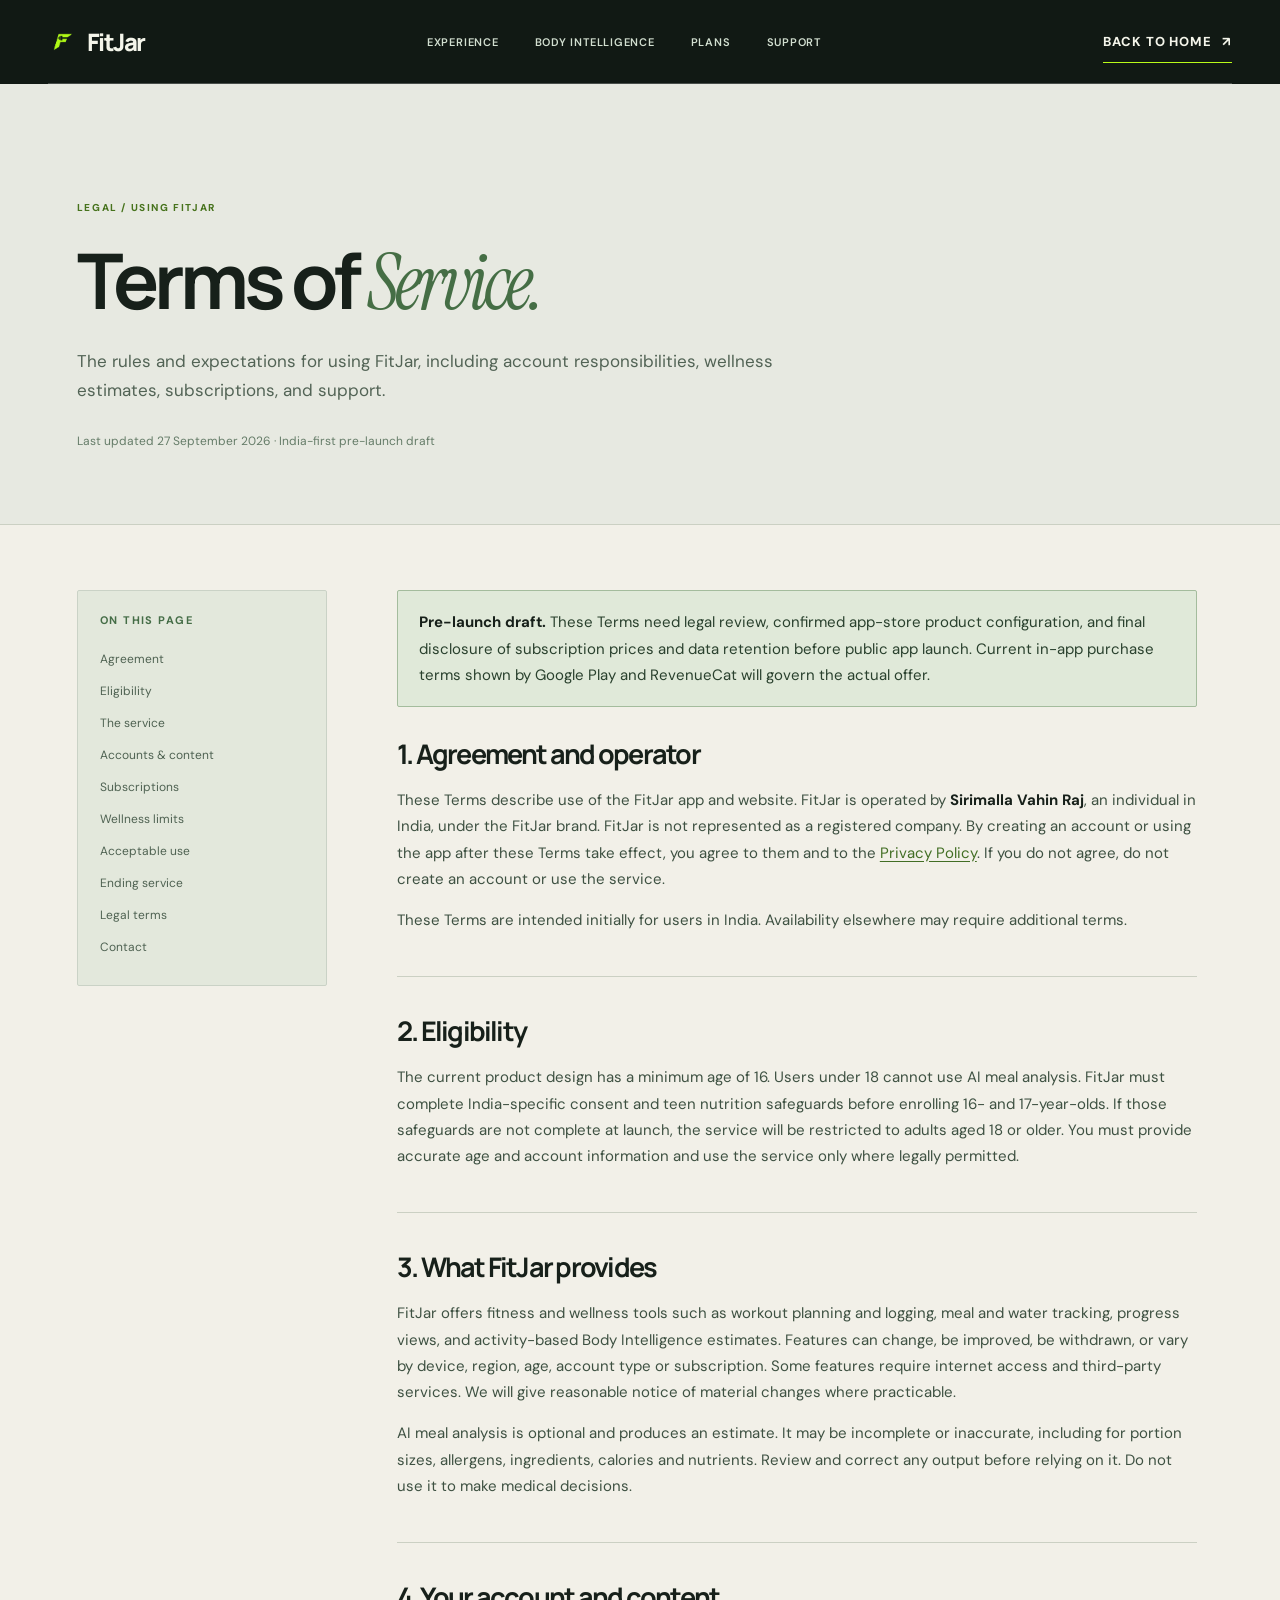
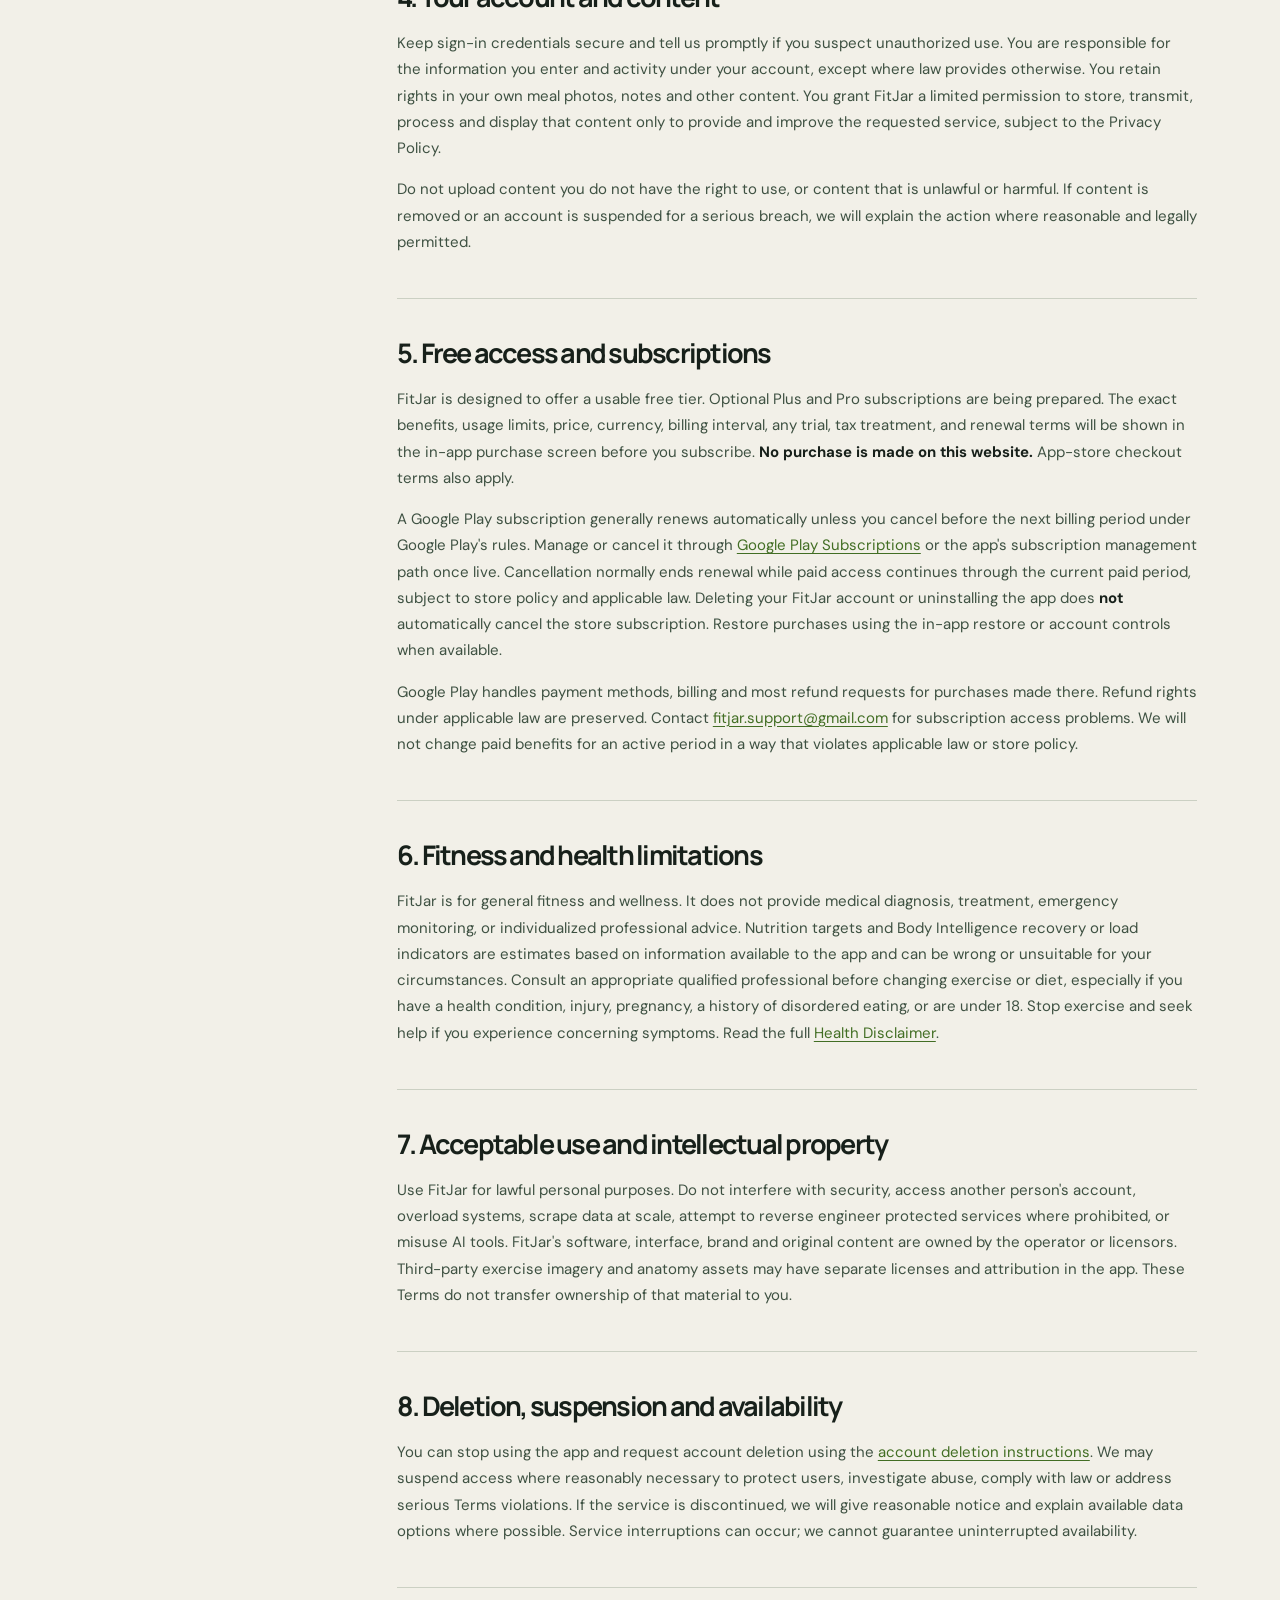
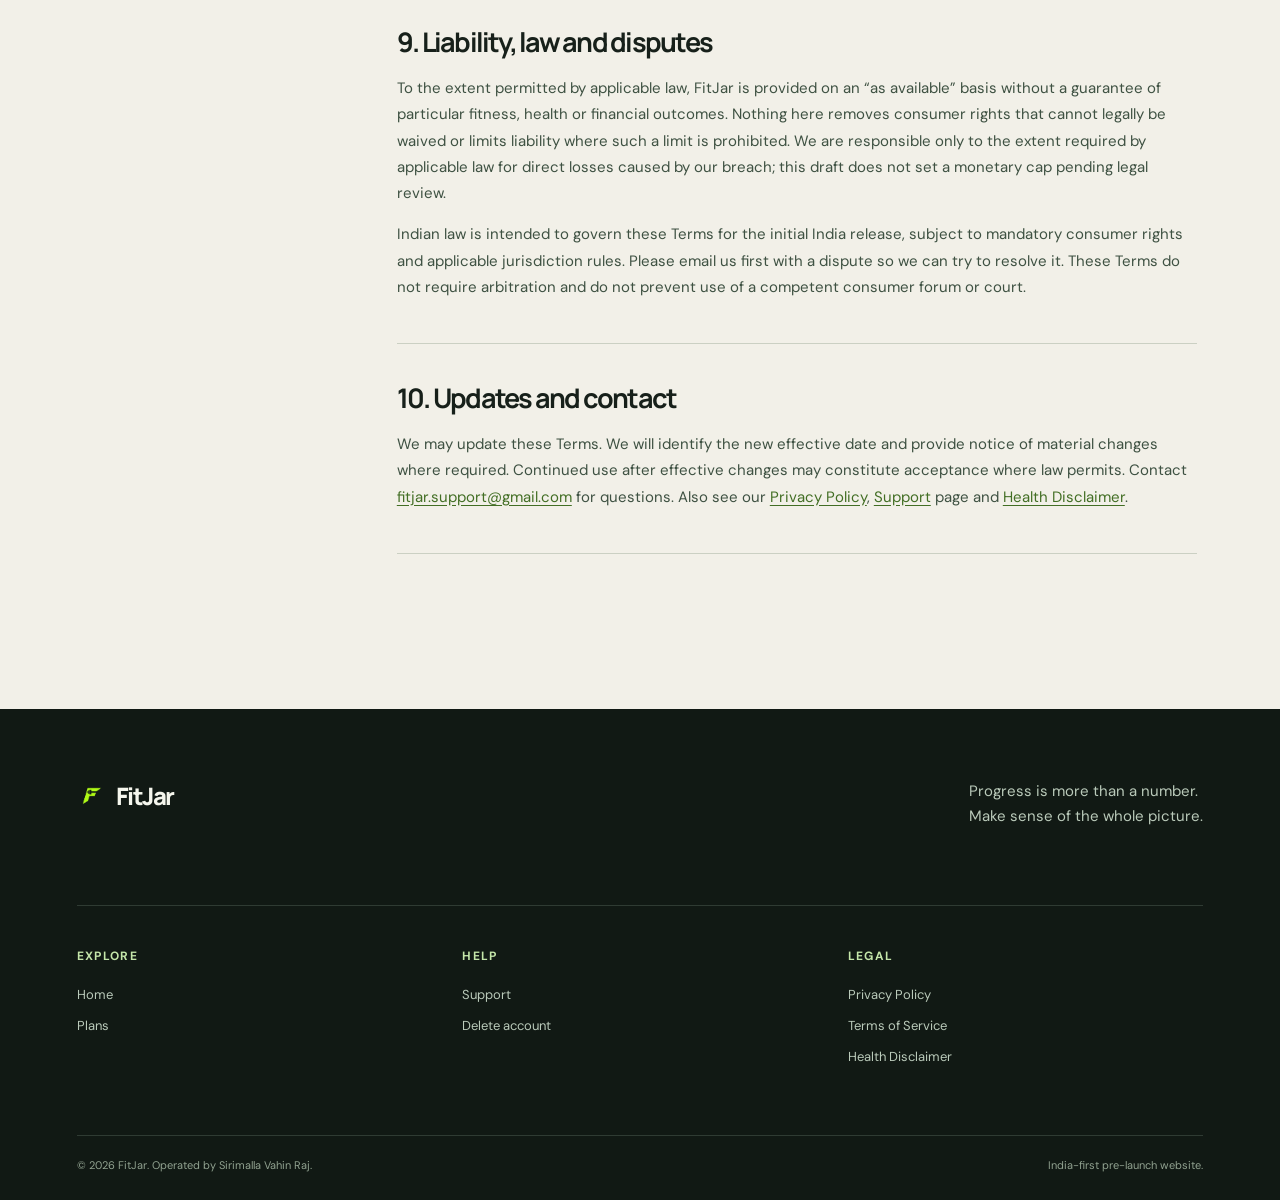
<file: terms/index.html>
<!doctype html><html lang="en"><head><meta charset="utf-8"><meta name="viewport" content="width=device-width, initial-scale=1"><meta name="theme-color" content="#07120d"><meta name="description" content="FitJar terms covering account use, subscriptions, wellness information and support."><title>Terms of Service — FitJar</title><link rel="icon" href="/brand-mark.png" type="image/png"><link rel="stylesheet" href="/styles.css"><link rel="stylesheet" href="/editorial.css"><script defer src="/site.js"></script></head><body class="subpage"><div class="grain" aria-hidden="true"></div><header class="site-header" data-header><nav class="glass-nav" aria-label="Main navigation"><a class="brand" href="/"><img class="brand-mark" src="/brand-mark.png" alt="" width="30" height="30"><span>FitJar</span></a><div class="nav-links" id="primary-nav"><a href="/#experience">Experience</a><a href="/#intelligence">Body Intelligence</a><a href="/#plans">Plans</a><a href="/support/">Support</a></div><a class="nav-cta" href="/">Back to home <span>↗</span></a><button class="menu-toggle" type="button" aria-controls="primary-nav" aria-expanded="false" aria-label="Open menu"><span></span><span></span></button></nav></header><main><section class="page-hero section-pad"><span class="eyebrow">LEGAL / USING FITJAR</span><h1>Terms of <em>Service.</em></h1><p>The rules and expectations for using FitJar, including account responsibilities, wellness estimates, subscriptions, and support.</p><div class="page-meta">Last updated 27 September 2026 · India-first pre-launch draft</div></section><div class="legal-layout section-pad"><aside class="legal-toc" aria-label="On this page"><strong>ON THIS PAGE</strong><a href="#agreement">Agreement</a><a href="#eligibility">Eligibility</a><a href="#service">The service</a><a href="#accounts">Accounts & content</a><a href="#billing">Subscriptions</a><a href="#wellness">Wellness limits</a><a href="#conduct">Acceptable use</a><a href="#ending">Ending service</a><a href="#legal">Legal terms</a><a href="#contact">Contact</a></aside><div class="legal-content"><div class="notice-box"><p><strong>Pre-launch draft.</strong> These Terms need legal review, confirmed app-store product configuration, and final disclosure of subscription prices and data retention before public app launch. Current in-app purchase terms shown by Google Play and RevenueCat will govern the actual offer.</p></div>
<section id="agreement"><h2>1. Agreement and operator</h2><p>These Terms describe use of the FitJar app and website. FitJar is operated by <strong>Sirimalla Vahin Raj</strong>, an individual in India, under the FitJar brand. FitJar is not represented as a registered company. By creating an account or using the app after these Terms take effect, you agree to them and to the <a href="/privacy/">Privacy Policy</a>. If you do not agree, do not create an account or use the service.</p><p>These Terms are intended initially for users in India. Availability elsewhere may require additional terms.</p></section>
<section id="eligibility"><h2>2. Eligibility</h2><p>The current product design has a minimum age of 16. Users under 18 cannot use AI meal analysis. FitJar must complete India-specific consent and teen nutrition safeguards before enrolling 16- and 17-year-olds. If those safeguards are not complete at launch, the service will be restricted to adults aged 18 or older. You must provide accurate age and account information and use the service only where legally permitted.</p></section>
<section id="service"><h2>3. What FitJar provides</h2><p>FitJar offers fitness and wellness tools such as workout planning and logging, meal and water tracking, progress views, and activity-based Body Intelligence estimates. Features can change, be improved, be withdrawn, or vary by device, region, age, account type or subscription. Some features require internet access and third-party services. We will give reasonable notice of material changes where practicable.</p><p>AI meal analysis is optional and produces an estimate. It may be incomplete or inaccurate, including for portion sizes, allergens, ingredients, calories and nutrients. Review and correct any output before relying on it. Do not use it to make medical decisions.</p></section>
<section id="accounts"><h2>4. Your account and content</h2><p>Keep sign-in credentials secure and tell us promptly if you suspect unauthorized use. You are responsible for the information you enter and activity under your account, except where law provides otherwise. You retain rights in your own meal photos, notes and other content. You grant FitJar a limited permission to store, transmit, process and display that content only to provide and improve the requested service, subject to the Privacy Policy.</p><p>Do not upload content you do not have the right to use, or content that is unlawful or harmful. If content is removed or an account is suspended for a serious breach, we will explain the action where reasonable and legally permitted.</p></section>
<section id="billing"><h2>5. Free access and subscriptions</h2><p>FitJar is designed to offer a usable free tier. Optional Plus and Pro subscriptions are being prepared. The exact benefits, usage limits, price, currency, billing interval, any trial, tax treatment, and renewal terms will be shown in the in-app purchase screen before you subscribe. <strong>No purchase is made on this website.</strong> App-store checkout terms also apply.</p><p>A Google Play subscription generally renews automatically unless you cancel before the next billing period under Google Play's rules. Manage or cancel it through <a href="https://play.google.com/store/account/subscriptions" target="_blank" rel="noopener noreferrer">Google Play Subscriptions</a> or the app's subscription management path once live. Cancellation normally ends renewal while paid access continues through the current paid period, subject to store policy and applicable law. Deleting your FitJar account or uninstalling the app does <strong>not</strong> automatically cancel the store subscription. Restore purchases using the in-app restore or account controls when available.</p><p>Google Play handles payment methods, billing and most refund requests for purchases made there. Refund rights under applicable law are preserved. Contact <a href="mailto:fitjar.support@gmail.com">fitjar.support@gmail.com</a> for subscription access problems. We will not change paid benefits for an active period in a way that violates applicable law or store policy.</p></section>
<section id="wellness"><h2>6. Fitness and health limitations</h2><p>FitJar is for general fitness and wellness. It does not provide medical diagnosis, treatment, emergency monitoring, or individualized professional advice. Nutrition targets and Body Intelligence recovery or load indicators are estimates based on information available to the app and can be wrong or unsuitable for your circumstances. Consult an appropriate qualified professional before changing exercise or diet, especially if you have a health condition, injury, pregnancy, a history of disordered eating, or are under 18. Stop exercise and seek help if you experience concerning symptoms. Read the full <a href="/health-disclaimer/">Health Disclaimer</a>.</p></section>
<section id="conduct"><h2>7. Acceptable use and intellectual property</h2><p>Use FitJar for lawful personal purposes. Do not interfere with security, access another person's account, overload systems, scrape data at scale, attempt to reverse engineer protected services where prohibited, or misuse AI tools. FitJar's software, interface, brand and original content are owned by the operator or licensors. Third-party exercise imagery and anatomy assets may have separate licenses and attribution in the app. These Terms do not transfer ownership of that material to you.</p></section>
<section id="ending"><h2>8. Deletion, suspension and availability</h2><p>You can stop using the app and request account deletion using the <a href="/delete-account/">account deletion instructions</a>. We may suspend access where reasonably necessary to protect users, investigate abuse, comply with law or address serious Terms violations. If the service is discontinued, we will give reasonable notice and explain available data options where possible. Service interruptions can occur; we cannot guarantee uninterrupted availability.</p></section>
<section id="legal"><h2>9. Liability, law and disputes</h2><p>To the extent permitted by applicable law, FitJar is provided on an “as available” basis without a guarantee of particular fitness, health or financial outcomes. Nothing here removes consumer rights that cannot legally be waived or limits liability where such a limit is prohibited. We are responsible only to the extent required by applicable law for direct losses caused by our breach; this draft does not set a monetary cap pending legal review.</p><p>Indian law is intended to govern these Terms for the initial India release, subject to mandatory consumer rights and applicable jurisdiction rules. Please email us first with a dispute so we can try to resolve it. These Terms do not require arbitration and do not prevent use of a competent consumer forum or court.</p></section>
<section id="contact"><h2>10. Updates and contact</h2><p>We may update these Terms. We will identify the new effective date and provide notice of material changes where required. Continued use after effective changes may constitute acceptance where law permits. Contact <a href="mailto:fitjar.support@gmail.com">fitjar.support@gmail.com</a> for questions. Also see our <a href="/privacy/">Privacy Policy</a>, <a href="/support/">Support</a> page and <a href="/health-disclaimer/">Health Disclaimer</a>.</p></section></div></div></main><footer class="site-footer"><div class="footer-top"><a class="brand" href="/"><img class="brand-mark" src="/brand-mark.png" alt="" width="30" height="30"><span>FitJar</span></a><p>Progress is more than a number.<br>Make sense of the whole picture.</p></div><div class="footer-links"><div><strong>Explore</strong><a href="/">Home</a><a href="/#plans">Plans</a></div><div><strong>Help</strong><a href="/support/">Support</a><a href="/delete-account/">Delete account</a></div><div><strong>Legal</strong><a href="/privacy/">Privacy Policy</a><a href="/terms/">Terms of Service</a><a href="/health-disclaimer/">Health Disclaimer</a></div></div><div class="footer-bottom"><span>© 2026 FitJar. Operated by Sirimalla Vahin Raj.</span><span>India-first pre-launch website.</span></div></footer></body></html>
</file>
<file: styles.css>
@import url('https://fonts.googleapis.com/css2?family=DM+Sans:wght@400;500;600;700&family=Manrope:wght@400;500;600;700;800&display=swap');
:root{--bg:#07120d;--panel:#0d1b14;--panel2:#14231a;--ink:#eff5eb;--muted:#a9b8aa;--green:#9af27f;--green2:#54bc80;--line:rgba(217,255,224,.15);--blue:#81aefe;--max:1380px}
*{box-sizing:border-box}html{scroll-behavior:smooth;scroll-padding-top:110px}body{margin:0;background:var(--bg);color:var(--ink);font-family:'DM Sans',Arial,sans-serif;-webkit-font-smoothing:antialiased}body::before{content:"";position:fixed;inset:0;pointer-events:none;z-index:99;background:radial-gradient(circle at 50% 0,transparent 35%,rgba(0,0,0,.16) 100%)}a{color:inherit;text-decoration:none}button{font:inherit}p{line-height:1.7}h1,h2,h3{font-family:Manrope,Arial,sans-serif;letter-spacing:-.055em}h1,h2,h3,p{margin-top:0}em{font-style:normal;color:var(--green)}::selection{background:#a5f590;color:#07120d}:focus-visible{outline:2px solid var(--green);outline-offset:4px}.grain{position:fixed;inset:0;z-index:50;pointer-events:none;opacity:.09;background-image:url("data:image/svg+xml,%3Csvg viewBox='0 0 180 180' xmlns='http://www.w3.org/2000/svg'%3E%3Cfilter id='n'%3E%3CfeTurbulence type='fractalNoise' baseFrequency='.65' numOctaves='3' stitchTiles='stitch'/%3E%3C/filter%3E%3Crect width='100%25' height='100%25' filter='url(%23n)' opacity='.26'/%3E%3C/svg%3E")}.section-pad{padding-left:max(6vw,calc((100vw - var(--max))/2));padding-right:max(6vw,calc((100vw - var(--max))/2))}.site-header{position:fixed;top:18px;left:0;width:100%;z-index:100;display:flex;justify-content:center;padding:0 20px;transition:top .4s}.site-header.scrolled{top:10px}.glass-nav{position:relative;display:flex;align-items:center;gap:36px;width:min(980px,100%);min-height:68px;padding:8px 10px 8px 23px;border:1px solid rgba(228,255,229,.2);border-radius:22px;background:rgba(15,29,22,.7);box-shadow:0 14px 50px rgba(0,0,0,.22),inset 0 1px rgba(255,255,255,.1);backdrop-filter:blur(24px) saturate(145%);-webkit-backdrop-filter:blur(24px) saturate(145%)}.glass-nav::after{content:"";position:absolute;inset:0;border-radius:22px;pointer-events:none;background:linear-gradient(110deg,transparent 20%,rgba(255,255,255,.1) 48%,transparent 70%);transform:translateX(-120%);transition:transform .9s}.glass-nav:hover::after{transform:translateX(120%)}.brand{display:inline-flex;align-items:center;gap:9px;white-space:nowrap;font:800 22px Manrope,Arial,sans-serif;letter-spacing:-.065em}.brand-mark{position:relative;display:grid;place-items:center;width:32px;height:32px;border:1px solid rgba(154,242,127,.45);border-radius:10px;background:linear-gradient(145deg,#274b32,#10241a);color:#ecffe8;font-size:22px;line-height:1}.brand-leaf{position:absolute;width:10px;height:6px;right:4px;bottom:5px;border-radius:100% 0;background:var(--green);transform:rotate(-25deg)}.nav-links{display:flex;align-items:center;gap:3px;margin:auto}.nav-links a{padding:11px 13px;border-radius:12px;color:#bdcabe;font-size:13px;font-weight:600;white-space:nowrap;transition:background .25s,color .25s,transform .25s}.nav-links a:hover,.nav-links a.active{color:var(--ink);background:rgba(217,255,224,.1);transform:translateY(-1px)}.nav-cta{white-space:nowrap;background:var(--green);border-radius:14px;color:#092010;font-size:13px;font-weight:800;padding:15px 18px;transition:transform .3s,box-shadow .3s}.nav-cta:hover,.button:hover{transform:translateY(-3px);box-shadow:0 12px 30px rgba(132,241,124,.22)}.nav-cta span{margin-left:6px}.menu-toggle{display:none}.hero{position:relative;display:grid;grid-template-columns:1.04fr .96fr;align-items:center;min-height:min(900px,100svh);padding-top:170px;padding-bottom:100px;overflow:hidden;isolation:isolate}.hero::before{content:"";position:absolute;inset:0;z-index:-3;background:radial-gradient(ellipse at 75% 42%,rgba(45,107,61,.34),transparent 48%),radial-gradient(ellipse at 10% 100%,rgba(44,84,91,.16),transparent 45%)}.hero-ambient{position:absolute;border-radius:50%;filter:blur(8px);opacity:.5;z-index:-2;animation:float 12s ease-in-out infinite}.hero-ambient-a{width:220px;height:220px;right:6%;top:16%;background:radial-gradient(circle,#78e88331,transparent 70%)}.hero-ambient-b{width:340px;height:340px;right:35%;bottom:0;background:radial-gradient(circle,#237e6450,transparent 70%);animation-delay:-6s}.hero-copy{position:relative;z-index:2;max-width:700px}.eyebrow{display:inline-flex;align-items:center;gap:11px;font-size:11px;font-weight:800;letter-spacing:.17em;text-transform:uppercase;color:#a2c9a2}.pulse-dot,.live-dot{color:var(--green)}.pulse-dot{width:8px;height:8px;border-radius:50%;background:var(--green);box-shadow:0 0 0 5px rgba(154,242,127,.14);animation:pulse 2s infinite}.hero h1{font-size:clamp(54px,6.5vw,102px);line-height:1.08;margin:24px 0 29px;font-weight:700}.hero-lede{max-width:590px;font-size:clamp(16px,1.45vw,19px);color:#b7c6b7}.hero-actions{display:flex;align-items:center;gap:28px;flex-wrap:wrap;margin-top:33px}.button{display:inline-flex;justify-content:center;align-items:center;gap:28px;min-height:57px;padding:0 24px;border-radius:17px;font-size:14px;font-weight:800;transition:transform .3s,box-shadow .3s}.button-primary{background:linear-gradient(110deg,#b4ff91,#74db77);color:#0b2615}.text-link{display:inline-flex;align-items:center;gap:14px;color:#e1ede0;font-size:14px;font-weight:700;border-bottom:1px solid rgba(221,251,216,.45);padding:10px 0;transition:color .2s,gap .2s}.text-link:hover{color:var(--green);gap:20px}.hero-proof{display:flex;align-items:center;gap:14px;margin-top:62px;color:#8fa697;font-size:12px}.proof-line{width:34px;height:1px;background:var(--green)}.hero-stage{position:relative;height:650px;display:grid;place-items:center;perspective:900px}.stage-halo{position:absolute;width:520px;height:520px;max-width:95%;border-radius:50%;background:radial-gradient(circle,#4ea76f26 0%,#123e2950 38%,transparent 69%);filter:blur(8px);animation:breathe 8s ease-in-out infinite}.stage-orbit{position:absolute;border:1px solid rgba(166,255,192,.13);border-radius:50%;transform:rotateX(70deg) rotateZ(-28deg);animation:orbit 18s linear infinite}.orbit-one{width:690px;height:410px}.orbit-two{width:480px;height:690px;transform:rotateX(18deg) rotateY(76deg);animation-direction:reverse}.phone-shell{position:relative;width:300px;height:615px;border:8px solid #1b2921;border-radius:44px;background:#09170f;box-shadow:0 35px 90px #0008,0 0 0 1px #7ab58150,inset 0 0 0 1px #e2ffe028;transform:rotateY(-10deg) rotateX(4deg);animation:phoneFloat 7s ease-in-out infinite;overflow:hidden}.phone-shell::before{content:"";position:absolute;inset:0;background:radial-gradient(circle at 70% 18%,#2c653447,transparent 45%);pointer-events:none}.phone-top{height:43px;display:flex;justify-content:space-between;align-items:center;padding:0 19px;font-size:10px;font-weight:800}.island{width:67px;height:17px;background:#020806;border-radius:20px}.phone-content{padding:19px}.phone-greeting small,.mini-label{font-size:9px;letter-spacing:.11em;font-weight:800;color:#9aca9e}.phone-greeting strong{display:block;font:700 19px Manrope,Arial,sans-serif;letter-spacing:-.05em;margin-top:10px}.phone-greeting strong span{color:var(--green)}.phone-greeting p{font-size:11px;color:#a6baa7;margin:5px 0 23px}.phone-main-card{height:328px;border-radius:25px;background:linear-gradient(145deg,#193423,#0c1a13);border:1px solid #b7eab02c;padding:17px;box-shadow:inset 0 1px #e9ffe019}.mini-label{display:flex;justify-content:space-between;font-size:8px}.body-orb{position:relative;width:200px;height:230px;margin:auto;display:grid;place-items:center}.body-orb::before{content:"";position:absolute;width:170px;height:170px;border-radius:50%;background:radial-gradient(circle,#6fdd8c47,transparent 67%);filter:blur(14px)}.body-orb svg{position:relative;width:130px;height:210px;filter:drop-shadow(0 0 13px #93ff9155)}.body-ring{position:absolute;border:1px solid #9ee89b33;width:190px;height:190px;border-radius:50%;transform:rotateX(65deg)}.body-ring-2{transform:rotateY(70deg);width:175px;height:235px}.phone-card-footer{display:flex;justify-content:space-between;align-items:center;font-size:10px;color:#acd4ae}.phone-card-footer strong{color:var(--green);font-size:11px}.phone-stats{display:grid;grid-template-columns:1fr 1fr;gap:9px;margin-top:10px}.phone-stats>div{height:92px;border:1px solid #c4e8bd20;border-radius:17px;background:#13231a;padding:11px}.stat-symbol{display:block;color:var(--green);font-size:19px;line-height:1}.phone-stats small{display:block;color:#8baa92;font-size:9px;margin-top:5px}.phone-stats strong{font-size:12px}.phone-home{position:absolute;bottom:7px;left:50%;transform:translateX(-50%);width:92px;height:4px;border-radius:8px;background:#d8f3d2}.floating-chip{position:absolute;z-index:4;display:flex;align-items:center;gap:10px;min-width:160px;padding:13px 15px;background:rgba(28,53,38,.75);border:1px solid #b8ffc547;border-radius:17px;box-shadow:0 16px 45px #0005;backdrop-filter:blur(15px);animation:chipFloat 6s ease-in-out infinite}.floating-chip strong,.floating-chip small{display:block}.floating-chip strong{font:700 12px Manrope}.floating-chip small{font-size:9px;color:#adbea9;margin-top:2px}.chip-icon{font-size:20px;color:var(--blue)}.chip-icon.green{color:var(--green)}.chip-one{left:0;top:150px}.chip-two{right:-12px;bottom:126px;animation-delay:-3s}.scroll-cue{position:absolute;bottom:27px;left:max(6vw,calc((100vw - var(--max))/2));display:flex;align-items:center;gap:15px;font-size:10px;letter-spacing:.18em;color:#89a08b}.scroll-line{width:80px;height:1px;background:#69876d}.statement{padding-top:150px;padding-bottom:160px;text-align:center;background:radial-gradient(ellipse at 50% 50%,#17351f80,transparent 55%)}.statement-inner{max-width:900px;margin:auto}.statement h2,.section-head h2{font-size:clamp(50px,6vw,90px);line-height:1.1;margin:20px 0 28px}.statement h2 span{color:var(--green)}.statement p{max-width:660px;margin:auto;font-size:18px;color:var(--muted)}.story{padding-top:50px;padding-bottom:70px}.story-row{display:grid;grid-template-columns:1fr 1fr;align-items:center;gap:clamp(50px,8vw,140px);padding:90px 0}.story-row.reverse .story-copy{order:2}.story-row.reverse .feature-art{order:1}.story-copy{max-width:530px}.section-index{font-size:12px;color:var(--green);font-weight:800;letter-spacing:.17em}.story h2{font-size:clamp(39px,4.5vw,66px);line-height:1.16;margin:24px 0}.story-copy p{color:#afc2b0;font-size:17px}.quiet-list{list-style:none;padding:13px 0 0;margin:0}.quiet-list li{position:relative;padding:12px 0 12px 24px;border-bottom:1px solid var(--line);font-size:13px;color:#d5e3d4}.quiet-list li::before{content:"✦";position:absolute;left:0;color:var(--green)}.feature-art{position:relative;min-height:440px;border:1px solid #a4dba531;border-radius:31px;overflow:hidden;box-shadow:0 20px 60px #0003,inset 0 1px #ffffff14}.feature-art::before{content:"";position:absolute;inset:0;background-image:linear-gradient(#e2ffdc0b 1px,transparent 1px),linear-gradient(90deg,#e2ffdc0b 1px,transparent 1px);background-size:30px 30px;mask-image:linear-gradient(transparent,#000)}.art-caption{position:absolute;top:25px;left:28px;font-size:10px;color:#bddabb;letter-spacing:.17em;font-weight:800}.training-art{background:radial-gradient(circle at 40% 60%,#26633f77,transparent 54%),#0e2117}.training-bars{position:absolute;inset:95px 60px 80px;display:flex;justify-content:space-between;align-items:end;gap:15px}.training-bars span{display:block;width:100%;height:var(--h);border-radius:12px 12px 5px 5px;background:linear-gradient(0deg,#226144,#96ef83);box-shadow:0 0 24px #67d36b40;animation:barGrow 1.7s ease both}.training-bars span:nth-child(2n){background:linear-gradient(0deg,#2d695d,#86c7a0)}.art-float{position:absolute;right:28px;bottom:24px;left:28px;padding:16px 20px;border-radius:15px;border:1px solid #d4ffcf28;background:#193a2bbd;backdrop-filter:blur(12px);display:flex;justify-content:space-between;font-size:13px}.art-float b{color:var(--green)}.nutrition-art{background:radial-gradient(circle at 50% 55%,#5b7f3b7d,transparent 54%),#172315;display:grid;place-items:center}.nutrition-disc{width:250px;height:250px;border-radius:50%;background:conic-gradient(#9df073 0 40%,#457e5a 40% 74%,#6dace1 74% 100%);display:grid;place-items:center;box-shadow:0 0 70px #b7e37226;animation:discTurn 24s linear infinite}.nutrition-disc::before{content:"";position:absolute;width:202px;height:202px;border-radius:50%;background:#172919}.nutrition-disc span{z-index:1;text-align:center;font-size:12px;color:#a6c0a3;animation:discTurn 24s linear infinite reverse}.nutrition-disc strong{display:block;color:white;font:700 25px Manrope;letter-spacing:-.06em}.nutrient-tags{position:absolute;bottom:36px;display:flex;gap:10px}.nutrient-tags span{padding:8px 13px;border:1px solid #d4ffcf30;background:#1d3525;border-radius:30px;font-size:11px}.body-art{background:radial-gradient(circle at 50% 52%,#174f4277,transparent 52%),#0b1b1b;display:grid;place-items:center}.body-art-orbit{width:240px;height:240px;border:1px solid #92c9cc55;border-radius:50%;box-shadow:0 0 0 35px #72c7ad08,0 0 0 70px #72c7ad06;animation:orbit 15s linear infinite}.body-art-orbit::before,.body-art-orbit::after{content:"";position:absolute;inset:18px;border:1px dashed #84dba867;border-radius:50%}.body-art-orbit::after{inset:63px;border-style:solid}.body-art-core{position:absolute;font-size:75px;color:var(--green);text-shadow:0 0 50px #8ffb8f;animation:float 5s ease-in-out infinite}.body-art-label{position:absolute;padding:10px 13px;background:#1b3a32;border:1px solid #a6f0cf45;border-radius:10px;font-size:10px;letter-spacing:.12em}.body-art-label.left{left:8%;top:36%}.body-art-label.right{right:7%;top:56%}.body-art-note{position:absolute;bottom:28px;text-align:center;font-size:11px;color:#b5c7bd}.body-art-note strong{font-size:13px;color:white}.marquee-band{overflow:hidden;border-block:1px solid #d3f8ce26;padding:21px 0;background:#10251a;color:#b5eaa5;white-space:nowrap;font:800 13px Manrope;letter-spacing:.17em}.marquee-band div{width:max-content;animation:marquee 30s linear infinite}.marquee-band span{color:#47775a;margin:0 25px}.plans{padding-top:145px;padding-bottom:120px}.section-head{max-width:700px}.section-head p{font-size:17px;color:var(--muted)}.plan-grid{display:grid;grid-template-columns:repeat(3,1fr);gap:18px;margin-top:65px}.plan-card{position:relative;display:flex;flex-direction:column;min-height:470px;padding:35px;border:1px solid var(--line);border-radius:26px;background:linear-gradient(140deg,#14251a,#0c1912);transition:transform .4s,border-color .4s}.plan-card:hover{transform:translateY(-9px);border-color:#a0f68e80}.plan-card.featured{background:linear-gradient(145deg,#234833,#152b1d);border-color:#95df8d8a;box-shadow:0 0 80px #57c56a17}.plan-kicker{font-size:10px;color:var(--green);letter-spacing:.16em;font-weight:800}.plan-card h3{font-size:32px;margin:22px 0 12px}.plan-card p{min-height:74px;color:#a9beab;font-size:14px}.plan-card ul{list-style:none;padding:18px 0 22px;border-top:1px solid var(--line);margin:0}.plan-card li{position:relative;padding:10px 0 10px 22px;font-size:13px;color:#dce9d9}.plan-card li::before{content:"✓";position:absolute;left:0;color:var(--green)}.plan-link{margin-top:auto;display:flex;justify-content:space-between;align-items:center;padding:15px 17px;border-radius:13px;background:#c8f9bd14;border:1px solid #c8f9bd26;font-size:13px;font-weight:700}.plan-card.featured .plan-link{background:var(--green);color:#0d2715}.plan-note{color:#89a48c;font-size:12px;margin-top:20px}.values{padding-bottom:140px}.values-panel{padding:75px 7%;border-radius:34px;border:1px solid #a6dd9948;background:radial-gradient(circle at 80% 0,#50884a35,transparent 50%),linear-gradient(135deg,#1a3926,#0d2117)}.values h2{font-size:clamp(43px,5vw,70px);line-height:1.13;margin:22px 0 55px}.value-grid{display:grid;grid-template-columns:repeat(3,1fr);gap:25px;margin-bottom:30px}.value-grid>div{border-top:1px solid #c3edbf45;padding-top:19px}.value-grid span{color:var(--green);font-size:12px}.value-grid h3{font-size:19px;letter-spacing:-.03em;margin:16px 0 9px}.value-grid p{font-size:13px;color:#a9bfad}.faq{display:grid;grid-template-columns:.9fr 1.1fr;gap:80px;padding-bottom:150px}.faq .section-head h2{font-size:clamp(43px,4.7vw,68px)}.faq-list{padding-top:15px}.faq details{border-bottom:1px solid var(--line)}.faq summary{list-style:none;cursor:pointer;display:flex;justify-content:space-between;gap:20px;padding:23px 0;font-weight:700;font-size:15px}.faq summary::-webkit-details-marker{display:none}.faq summary span{font-size:23px;color:var(--green);font-weight:400;line-height:1;transition:transform .3s}.faq details[open] summary span{transform:rotate(45deg)}.faq details p{margin:-5px 0 24px;color:#aabdab;font-size:14px}.faq a,.legal-content a,.support-content a{color:var(--green);text-decoration:underline;text-underline-offset:3px}.final-cta{position:relative;min-height:590px;display:flex;align-items:center;overflow:hidden;background:#152a1e}.final-glow{position:absolute;width:700px;height:700px;border-radius:50%;right:-100px;top:-150px;background:radial-gradient(circle,#62b77566,transparent 60%);filter:blur(15px)}.final-cta>div:last-child{z-index:1}.final-cta h2{font-size:clamp(50px,6vw,87px);line-height:1.11;margin:22px 0}.final-cta p{max-width:600px;color:#b5cbb7}.site-footer{padding:70px max(6vw,calc((100vw - var(--max))/2)) 28px;background:#06100a}.footer-top{display:flex;justify-content:space-between;align-items:start;gap:30px;padding-bottom:60px}.footer-top p{color:#a6b9a8;font-size:15px;max-width:280px}.footer-links{display:grid;grid-template-columns:repeat(3,1fr);gap:30px;border-top:1px solid var(--line);padding:42px 0 70px}.footer-links>div{display:flex;flex-direction:column;gap:14px}.footer-links strong{font-size:12px;letter-spacing:.11em;text-transform:uppercase;margin-bottom:8px;color:#94c595}.footer-links a{font-size:13px;color:#b7c8b8;transition:color .2s}.footer-links a:hover{color:var(--green)}.footer-bottom{display:flex;justify-content:space-between;gap:20px;border-top:1px solid var(--line);padding-top:22px;color:#78917d;font-size:11px}.reveal{opacity:0;transform:translateY(28px);transition:opacity .9s ease,transform .9s cubic-bezier(.2,.8,.2,1)}.reveal.visible{opacity:1;transform:translateY(0)}
/* Legal and support pages */
.subpage{background:radial-gradient(circle at 75% 0,#234b2a49,transparent 30%),var(--bg)}.subpage main{min-height:70vh}.page-hero{padding-top:190px;padding-bottom:68px;border-bottom:1px solid var(--line)}.page-hero h1{font-size:clamp(48px,6vw,82px);line-height:1.1;margin:22px 0}.page-hero p{max-width:740px;color:var(--muted);font-size:17px}.page-meta{color:#89a991;font-size:12px;margin-top:28px}.legal-layout{display:grid;grid-template-columns:250px minmax(0,800px);gap:70px;padding-top:65px;padding-bottom:120px;align-items:start}.legal-toc{position:sticky;top:118px;padding:22px;border:1px solid var(--line);border-radius:18px;background:#15251a88}.legal-toc strong{display:block;font-size:11px;letter-spacing:.13em;color:var(--green);margin-bottom:16px}.legal-toc a{display:block;padding:8px 0;font-size:12px;color:#b5c9b7}.legal-toc a:hover{color:var(--green)}.legal-content{font-size:15px;color:#c3d1c1}.legal-content section{padding-bottom:28px;margin-bottom:35px;border-bottom:1px solid var(--line)}.legal-content h2{font-size:27px;letter-spacing:-.04em;color:var(--ink);margin:0 0 15px}.legal-content h3{font-size:18px;letter-spacing:-.03em;color:var(--ink);margin:25px 0 8px}.legal-content p,.legal-content li{line-height:1.75}.legal-content ul,.legal-content ol{padding-left:22px}.legal-content li{padding:4px 0}.legal-content strong{color:var(--ink)}.notice-box{border:1px solid #b5e98d63;background:#1a3622;padding:18px 21px;border-radius:15px;margin:0 0 28px;color:#d8ebd5}.notice-box p{margin:0}.data-table{width:100%;border-collapse:collapse;font-size:13px}.data-table th,.data-table td{padding:15px 12px;text-align:left;vertical-align:top;border-bottom:1px solid var(--line)}.data-table th{color:var(--green);font-size:11px;text-transform:uppercase;letter-spacing:.08em}.support-grid{display:grid;grid-template-columns:repeat(2,1fr);gap:18px;margin:45px 0}.support-card{border:1px solid var(--line);border-radius:20px;background:#14251a;padding:28px}.support-card h2{font-size:21px}.support-card p{font-size:14px;color:var(--muted)}.support-card a{color:var(--green);font-size:13px;font-weight:700}.steps{counter-reset:step;list-style:none!important;padding:0!important}.steps li{position:relative;padding:0 0 28px 55px!important;min-height:48px}.steps li::before{counter-increment:step;content:counter(step);position:absolute;left:0;top:0;display:grid;place-items:center;width:34px;height:34px;border-radius:10px;background:#264e2f;color:var(--green);font-weight:800}
@keyframes float{50%{transform:translateY(-20px)}}@keyframes phoneFloat{50%{transform:rotateY(-7deg) rotateX(3deg) translateY(-15px)}}@keyframes chipFloat{50%{transform:translateY(-13px)}}@keyframes breathe{50%{transform:scale(1.11);opacity:.6}}@keyframes orbit{to{transform:rotate(360deg)}}@keyframes pulse{50%{box-shadow:0 0 0 10px rgba(154,242,127,0)}}@keyframes barGrow{from{height:0}to{height:var(--h)}}@keyframes discTurn{to{transform:rotate(360deg)}}@keyframes marquee{to{transform:translateX(-50%)}}
.body-preview{position:relative;width:100%;height:100%;z-index:2;display:block;cursor:grab;touch-action:none}.body-preview:active{cursor:grabbing}.body-loading{position:absolute;z-index:3;inset:0;display:grid;place-items:center;color:#9fbea3;font-size:9px;pointer-events:none}.body-switcher{position:relative;z-index:5;display:flex;justify-content:center;gap:5px;margin:-6px 0 10px}.body-switch{border:1px solid #bcefb42b;border-radius:20px;background:#183021;color:#a6c1a8;padding:5px 10px;font-size:8px;cursor:pointer}.body-switch.active{background:#9af27f;color:#0a2010;border-color:#9af27f;font-weight:800}
.body-preview-button{position:relative;z-index:4;display:flex;justify-content:space-between;align-items:center;width:100%;margin-top:10px;padding:10px 13px;border:1px solid #b8efb63b;border-radius:13px;background:#153022;color:#dff6dc;font-size:10px;font-weight:800;cursor:pointer}.body-preview-button:hover{background:#234a31}.body-modal{position:fixed;inset:0;z-index:120;display:grid;place-items:center;padding:30px;background:#020806c9;opacity:0;pointer-events:none;transition:opacity .25s;backdrop-filter:blur(10px)}.body-modal.open{opacity:1;pointer-events:auto}.body-modal-panel{position:relative;width:min(620px,92vw);min-height:650px;padding:42px 36px 30px;border:1px solid #a9efa37a;border-radius:30px;background:radial-gradient(circle at 50% 36%,#265c3c90,transparent 46%),#0d2116;box-shadow:0 35px 100px #000b;text-align:center;transform:translateY(18px) scale(.98);transition:transform .3s}.body-modal.open .body-modal-panel{transform:none}.body-modal-panel h2{font-size:clamp(28px,4vw,43px);margin:14px 0 8px}.body-modal-panel p{margin:0;color:#a8c5aa;font-size:13px}.body-modal-close{position:absolute;top:17px;right:20px;width:34px;height:34px;border:1px solid #b9edb52b;border-radius:50%;background:#17321f;color:#e7ffe4;font-size:24px;line-height:1;cursor:pointer}.body-modal-stage{height:455px;width:100%;margin-top:12px}.body-modal-stage .body-preview{width:100%;height:100%;cursor:grab}.body-modal-panel .body-switcher{margin-top:0}.body-modal-panel .body-switch{font-size:12px;padding:8px 16px}
@media(max-width:1050px){.nav-links{gap:0}.nav-links a{padding:10px 8px;font-size:12px}.glass-nav{gap:12px}.hero{grid-template-columns:1fr 1fr}.hero-stage{transform:scale(.85)}.floating-chip.chip-one{left:-36px}.floating-chip.chip-two{right:-37px}.story-row{gap:50px}}
@media(max-width:800px){.section-pad{padding-left:6vw;padding-right:6vw}.site-header{top:10px}.glass-nav{min-height:62px;border-radius:18px}.nav-links{display:none;position:absolute;top:72px;left:0;right:0;padding:12px;background:#102219f5;border:1px solid var(--line);border-radius:18px;box-shadow:0 20px 40px #0007;backdrop-filter:blur(20px)}.nav-links.open{display:flex;flex-direction:column;align-items:stretch}.nav-links a{font-size:14px;padding:14px}.nav-cta{margin-left:auto;padding:12px}.menu-toggle{display:flex;flex-direction:column;justify-content:center;gap:5px;width:38px;height:38px;border:0;background:transparent;padding:7px;cursor:pointer}.menu-toggle span{height:2px;width:23px;background:#dcf4da;border-radius:2px}.hero{display:block;padding-top:155px;padding-bottom:100px}.hero-copy{max-width:650px}.hero-stage{height:580px;transform:scale(.9);margin-top:10px}.hero h1{font-size:clamp(54px,10vw,76px)}.scroll-cue{bottom:30px}.story-row,.story-row.reverse{grid-template-columns:1fr;gap:35px;padding:60px 0}.story-row.reverse .story-copy,.story-row.reverse .feature-art{order:initial}.story-copy{max-width:680px}.feature-art{min-height:400px}.plan-grid{grid-template-columns:1fr;max-width:550px}.plan-card{min-height:0}.plan-card p{min-height:0}.faq{grid-template-columns:1fr;gap:22px}.legal-layout{grid-template-columns:1fr;gap:20px}.legal-toc{position:relative;top:0;display:flex;flex-wrap:wrap;gap:2px 15px}.legal-toc strong{width:100%}.value-grid{grid-template-columns:1fr}.page-hero{padding-top:155px}}
@media(max-width:560px){.glass-nav{padding:7px 7px 7px 13px}.brand{font-size:19px}.brand-mark{width:29px;height:29px;font-size:19px}.nav-cta{font-size:11px;padding:11px}.hero h1{font-size:51px}.hero-lede{font-size:15px}.hero-actions{gap:15px}.hero-stage{height:500px;transform:scale(.72);transform-origin:top center;margin-bottom:-100px}.floating-chip.chip-one{left:-46px}.floating-chip.chip-two{right:-53px}.statement{padding-top:95px;padding-bottom:100px}.statement h2,.section-head h2{font-size:46px}.statement p{font-size:15px}.story h2{font-size:41px}.feature-art{min-height:360px}.training-bars{inset:75px 35px 65px}.body-art-label.left{left:3%}.body-art-label.right{right:3%}.plans{padding-top:100px}.values-panel{padding:40px 24px}.values h2{font-size:42px}.footer-top,.footer-bottom{display:block}.footer-links{grid-template-columns:1fr 1fr;gap:35px}.footer-bottom span{display:block;margin-bottom:9px}.page-hero h1{font-size:48px}.support-grid{grid-template-columns:1fr}.legal-layout{padding-bottom:75px}}
.hero-leaf{position:absolute;z-index:1;width:58px;height:27px;border-radius:100% 0 100% 0;background:linear-gradient(135deg,#a3eb73,#2c7c4b 75%);box-shadow:inset 0 1px 10px #eaffb06b,0 0 22px #76e67744;opacity:.68;animation:leafDrift 9s ease-in-out infinite;pointer-events:none}.hero-leaf::after{content:"";position:absolute;left:10px;top:14px;width:41px;height:1px;background:#d2ffb287;transform:rotate(-17deg)}.leaf-a{top:70px;right:65px;transform:rotate(-30deg);animation-delay:-2s}.leaf-b{bottom:155px;left:15px;width:39px;height:20px;opacity:.45;transform:rotate(110deg);animation-delay:-5s}.leaf-c{bottom:42px;right:90px;width:34px;height:17px;opacity:.35;transform:rotate(25deg);animation-delay:-7s}@keyframes leafDrift{50%{translate:12px -18px;rotate:11deg}}
@media(prefers-reduced-motion:reduce){html{scroll-behavior:auto}*,*::before,*::after{animation-duration:.01ms!important;animation-iteration-count:1!important;transition-duration:.01ms!important}.reveal{opacity:1;transform:none}}

/* Responsive polish: keep the phone and full model inside narrow viewports. */
@media(min-width:801px){
  .nav-links{gap:8px}
  .nav-links a{padding-inline:14px}
}
@keyframes phoneFloatMobile{50%{transform:rotateY(-6deg) rotateX(2deg) scale(.78) translateY(-10px)}}
@media(max-width:560px){
  body{overflow-x:hidden}
  .site-header{padding-inline:12px}
  .glass-nav{width:100%;gap:9px;padding-left:12px;padding-right:7px}
  .nav-links{top:68px;gap:6px;padding:10px}
  .nav-links a{padding:14px 16px;border-radius:12px}
  .nav-cta{margin-left:auto;padding-inline:12px}
  .hero{padding-top:142px;padding-bottom:82px}
  .hero-stage{height:650px;transform:none;margin-top:22px;margin-bottom:0;overflow:visible}
  .phone-shell{transform:rotateY(-7deg) rotateX(2deg) scale(.78);animation:phoneFloatMobile 7s ease-in-out infinite}
  .floating-chip{min-width:138px;padding:11px 12px}
  .chip-one{left:-18px;top:120px}
  .chip-two{right:-18px;bottom:110px}
  .body-modal{padding:12px}
  .body-modal-panel{width:min(620px,100%);height:min(720px,calc(100svh - 24px));min-height:0;overflow:auto;padding:38px 18px 22px;border-radius:24px}
  .body-modal-stage{height:min(58svh,500px);min-height:330px}
  .body-modal-panel h2{font-size:30px}
  .body-modal-panel p{font-size:14px}
  .body-modal-panel .body-switcher{gap:8px}
  .body-modal-panel .body-switch{padding:9px 16px}
}
@media(max-width:800px){
  .nav-links{display:flex;opacity:0;visibility:hidden;transform:translateY(-8px);transition:opacity .28s ease,transform .32s cubic-bezier(.2,.8,.2,1),visibility .28s;}
  .nav-links.open{opacity:1;visibility:visible;transform:translateY(0)}
  .menu-toggle span{transition:transform .28s ease,opacity .2s ease}
  .menu-toggle[aria-expanded="true"] span:first-child{transform:translateY(3.5px) rotate(45deg)}
  .menu-toggle[aria-expanded="true"] span:last-child{transform:translateY(-3.5px) rotate(-45deg)}
}

/* Use the supplied FitJar mark as a clean squircle without the old black frame. */
.brand-mark{
  overflow:hidden;
  border:0;
  background:#101820 url('/favicon.svg') center/cover no-repeat;
  color:transparent;
  box-shadow:0 5px 16px rgba(0,0,0,.2);
}
.brand-mark .brand-leaf{display:none}

/* Text-only brand treatment requested for the website navigation and footer. */
.brand-mark{display:none}
</file>
<file: editorial.css>
@import url('https://fonts.googleapis.com/css2?family=Instrument+Serif:ital@0;1&display=swap');
:root{--e-ink:#17201a;--e-muted:#5a665c;--e-paper:#f2f0e8;--e-paper-deep:#e8e9df;--e-line:#cbd0c3;--e-dark:#111914;--e-green:#c9ec95;--e-serif:'Instrument Serif',Georgia,serif}
.editorial-home{background:var(--e-paper);color:var(--e-ink);font-family:'DM Sans',Arial,sans-serif;overflow-x:clip}
.editorial-home::before{display:none}.editorial-home h1,.editorial-home h2,.editorial-home h3{font-family:Manrope,Arial,sans-serif;letter-spacing:-.07em}.editorial-home em{font-family:var(--e-serif);font-weight:400;font-style:italic;letter-spacing:-.035em;color:inherit}.editorial-home p{line-height:1.65}.editorial-home ::selection{background:var(--e-green);color:var(--e-ink)}.editorial-home :focus-visible{outline:2px solid #88b74f;outline-offset:4px}.skip-link{position:fixed;top:-60px;left:16px;z-index:200;padding:12px 18px;background:#fff;color:var(--e-ink)}.skip-link:focus{top:12px}.wrap{width:min(100% - 96px,1440px);margin-inline:auto}.section-space{padding-block:140px}.editorial-home .site-header{top:0;padding:0 48px;transition:background .3s,box-shadow .3s;background:transparent}.editorial-home .site-header.scrolled{top:0;background:rgba(17,25,20,.97);box-shadow:0 10px 30px #0002}.editorial-home .glass-nav{width:min(100%,1440px);min-height:84px;padding:0;border:0;border-bottom:1px solid #fff4;border-radius:0;background:transparent;box-shadow:none;backdrop-filter:none;gap:40px}.editorial-home .glass-nav::after{display:none}.editorial-home .brand{font:800 26px Manrope,Arial,sans-serif;color:#fff;letter-spacing:-.08em}.brand-period{color:var(--e-green)}.editorial-home .nav-links{gap:28px;margin:auto}.editorial-home .nav-links a{padding:8px 0;border-radius:0;color:#f4f3e6bd;font-size:12px;text-transform:uppercase;letter-spacing:.09em;font-weight:700}.editorial-home .nav-links a:hover,.editorial-home .nav-links a.active{background:none;color:#fff;transform:none}.editorial-home .nav-cta{padding:12px 0;border:0;border-bottom:1px solid #c9ec95;background:none;border-radius:0;color:#fff;font-size:12px;text-transform:uppercase;letter-spacing:.09em}.editorial-home .nav-cta:hover{transform:none;box-shadow:none;color:var(--e-green)}.editorial-home .nav-cta span{color:var(--e-green);margin-left:20px}.editorial-hero{min-height:760px;height:min(900px,100svh);position:relative;isolation:isolate;background:#172018;color:#f6f5ed;overflow:hidden}.hero-photo,.hero-shade{position:absolute;inset:0;z-index:-1}.hero-photo{background:url('/hero-athlete.webp') center 44%/cover no-repeat;transform:scale(1.04);animation:heroSettle 1.8s ease-out both}.hero-shade{background:linear-gradient(90deg,rgba(10,16,12,.82) 0%,rgba(10,16,12,.7) 35%,rgba(10,16,12,.2) 76%,rgba(10,16,12,.12)),linear-gradient(0deg,rgba(9,15,11,.46),transparent 25%)}.hero-content{position:relative;display:flex;flex-direction:column;justify-content:space-between;height:100%;padding-top:230px;padding-bottom:32px}.hero-copy{max-width:740px}.editorial-home .eyebrow,.small-label{display:inline-flex;align-items:center;gap:16px;color:var(--e-green);font-size:10px;font-weight:800;letter-spacing:.18em;line-height:1.5}.eyebrow-rule{display:inline-block;width:35px;height:1px;background:currentColor;opacity:.65}.editorial-hero h1{font-size:clamp(74px,8vw,132px);line-height:.96;margin:31px 0 30px;font-weight:650;letter-spacing:-.085em}.editorial-hero h1 em{font-size:1.04em;font-weight:400}.editorial-hero p{max-width:540px;font-size:17px;color:#f4f5eaeb;line-height:1.7}.editorial-home .hero-actions{display:flex;align-items:center;gap:36px;margin-top:35px;flex-wrap:wrap}.editorial-home .button{display:inline-flex;align-items:center;justify-content:space-between;gap:40px;min-height:54px;padding:16px 21px;border:1px solid transparent;border-radius:2px;font-size:12px;font-weight:800;letter-spacing:.06em;text-transform:uppercase;line-height:1;cursor:pointer;transition:background .22s,color .22s,transform .22s,border-color .22s}.editorial-home .button:hover{transform:translateY(-3px);box-shadow:none}.editorial-home .button-primary{background:var(--e-green);color:#152015}.editorial-home .button-primary:hover{background:#e2f7ba}.editorial-home .text-link{font-size:12px;font-weight:700;letter-spacing:.08em;text-transform:uppercase;color:#f5f5ee;border-bottom:1px solid #f5f5eea6;padding-bottom:9px;transition:color .22s,border-color .22s}.editorial-home .text-link:hover{color:var(--e-green);border-color:var(--e-green)}.text-link span{padding-left:10px}.hero-bottom{display:flex;justify-content:space-between;border-top:1px solid #ffffff63;padding-top:17px;color:#e1e4d7;font-size:10px;letter-spacing:.16em;font-weight:700}.hero-bottom span:last-child{color:var(--e-green)}.section-rail{display:flex;align-items:center;gap:24px;color:var(--e-muted);font-size:10px;letter-spacing:.16em;font-weight:800;text-transform:uppercase}.section-rail span{white-space:nowrap}.rail-line{height:1px;flex:1;background:var(--e-line)}.manifesto{padding-bottom:120px}.manifesto-grid{display:grid;grid-template-columns:1.2fr .7fr;gap:9%;align-items:start;margin:80px 0 135px}.manifesto h2,.feature-intro h2,.body-copy h2,.plans-heading h2,.care-panel h2,.faq-section h2,.closing-section h2{font-size:clamp(54px,6vw,92px);line-height:1.04;font-weight:600;margin:0}.manifesto-grid>div{max-width:480px;padding-top:13px}.manifesto-grid p{font-size:15px;color:var(--e-muted)}.manifesto-grid .manifesto-lead{font-size:23px;line-height:1.35;color:var(--e-ink);font-weight:600;letter-spacing:-.04em;margin-bottom:24px}.underlined-link{display:inline-flex;gap:16px;align-items:center;width:fit-content;margin-top:20px;padding-bottom:7px;border-bottom:1px solid currentColor;color:var(--e-ink);font-size:12px;font-weight:800;text-transform:uppercase;letter-spacing:.07em;transition:gap .2s,color .2s}.underlined-link:hover{gap:23px;color:#477237}.principles{display:grid;grid-template-columns:repeat(3,1fr);gap:34px}.principles>div{border-top:1px solid var(--e-ink);padding-top:18px;display:grid;grid-template-columns:56px 1fr;gap:0 16px}.principles span{font-size:11px;font-weight:800;color:#728575}.principles strong{font-size:17px;letter-spacing:-.04em}.principles p{grid-column:2;color:var(--e-muted);font-size:13px;margin-top:8px}.feature-section{background:#dfe3d8}.feature-intro{display:flex;justify-content:space-between;align-items:end;gap:60px;margin:76px 0 64px}.feature-intro p{max-width:345px;color:var(--e-muted);font-size:15px;margin-bottom:8px}.feature-grid{display:grid;grid-template-columns:repeat(3,1fr);gap:12px}.feature-card{min-width:0;display:flex;flex-direction:column;background:#f4f3ea;overflow:hidden;transition:transform .28s ease,box-shadow .28s ease}.feature-card:hover{transform:translateY(-5px);box-shadow:0 20px 44px #16261b15}.feature-card-top{display:flex;justify-content:space-between;align-items:center;padding:24px 28px;border-bottom:1px solid #d2d8cc;color:#536b55;font-size:10px;font-weight:800;letter-spacing:.13em}.feature-card-top>span:last-child{font-size:20px;line-height:1}.training-visual,.nutrition-visual,.recovery-visual{position:relative;height:292px;margin:24px 24px 0;padding:26px;background:#1b2b21;color:#f1f4e9;overflow:hidden}.training-visual{display:flex;flex-direction:column;background:#23382b}.visual-heading{display:flex;flex-direction:column;gap:7px}.visual-heading small,.nutrition-head small{color:#c2d7b4;font-size:9px;letter-spacing:.13em}.visual-heading strong{font:italic 29px var(--e-serif);letter-spacing:0}.training-chart{display:flex;align-items:end;justify-content:space-between;gap:10px;flex:1;border-bottom:1px solid #ffffff65;padding:0 4px}.training-chart i{display:block;width:100%;height:var(--bar);background:#abd18b;transform-origin:bottom;transition:transform .5s ease}.feature-card:hover .training-chart i{transform:scaleY(1.05)}.training-chart i:nth-child(even){background:#6f9e72}.chart-labels{display:flex;justify-content:space-between;padding:13px 7px 0;font-size:10px;color:#d6e3d1}.nutrition-visual{background:#dce4d5;color:#183221;padding:27px}.nutrition-head{display:flex;justify-content:space-between;align-items:start;margin-bottom:35px}.nutrition-head small{color:#456348}.nutrition-head span{font:italic 24px var(--e-serif)}.nutrition-rule{display:grid;grid-template-columns:64px 1fr;align-items:center;gap:18px;margin:0 0 20px;font-size:11px;font-weight:700}.nutrition-rule i{height:7px;background:#bbcab6;display:block}.nutrition-rule b{display:block;height:100%;background:#315a3b}.nutrition-foot{display:flex;justify-content:space-between;border-top:1px solid #a8b9a6;margin-top:24px;padding-top:17px;color:#4c7053;font-size:9px;letter-spacing:.1em}.recovery-visual{display:flex;justify-content:center;align-items:center;background:#1b2722}.recovery-rings{display:grid;place-items:center;width:200px;height:200px;border:1px solid #92be8978;border-radius:50%;box-shadow:0 0 0 25px #92be8914,0 0 0 50px #92be890d,0 0 0 75px #92be8907;text-align:center;color:#c7e6b1;font-size:11px;font-weight:800;letter-spacing:.15em;line-height:1.6}.recovery-lines{position:absolute;bottom:18px;left:20px;right:20px;display:flex;justify-content:space-between;color:#d7e5d2;font-size:7px;letter-spacing:.07em}.feature-card-copy{padding:27px 28px 34px}.feature-card-copy h3{font-size:23px;letter-spacing:-.06em;margin:0 0 10px}.feature-card-copy p{margin:0;color:var(--e-muted);font-size:13px}.body-story{padding-bottom:165px}.body-layout{display:grid;grid-template-columns:1fr 1fr;gap:8%;align-items:center;margin-top:72px}.body-copy{max-width:530px}.body-copy .small-label{color:#5c785f;margin-bottom:24px}.body-copy p{max-width:440px;color:var(--e-muted);font-size:15px;margin-top:26px}.body-copy .body-caveat{font-size:12px;color:#607063;margin-top:16px}.editorial-home .button-dark{background:var(--e-ink);color:#f6f5ec;margin-top:20px}.editorial-home .button-dark:hover{background:#34533b}.body-copy .underlined-link{display:flex;margin-top:28px}.body-display{height:640px;min-width:0;display:flex;flex-direction:column;padding:25px 28px 20px;background:#17271e;color:#ecf2e7;overflow:hidden}.body-display-meta,.body-display-bottom{display:flex;justify-content:space-between;gap:20px;font-size:9px;font-weight:800;letter-spacing:.13em;color:#b7cdb1}.body-display-bottom{border-top:1px solid #a5c39a51;padding-top:16px}.body-orb{position:relative;flex:1;min-height:0;overflow:hidden}.body-orb::before{content:"";position:absolute;top:50%;left:50%;width:380px;height:380px;border:1px solid #96b88f24;border-radius:50%;transform:translate(-50%,-50%);box-shadow:0 0 0 60px #96b88f0a,0 0 0 120px #96b88f07;pointer-events:none}.body-orb .body-preview{width:100%;height:100%;position:relative;z-index:2}.body-orb .body-loading{font-size:12px;color:#dcead4}.body-modal-panel{background:#16261d;border-radius:3px}.body-modal-panel h2{color:#f4f4ea}.plans-section{background:#17231b;color:#f3f3e9}.plans-section .section-rail{color:#b3c0b1}.plans-section .rail-line{background:#a9beab49}.plans-heading{display:flex;justify-content:space-between;gap:60px;align-items:end;margin:70px 0 50px}.plans-heading p{max-width:370px;color:#b6c3b4;font-size:15px}.editorial-home .plan-grid{display:grid;grid-template-columns:repeat(3,1fr);gap:1px;margin:0;background:#96ae975e;border:1px solid #96ae975e}.editorial-home .plan-card{min-height:470px;border:0;border-radius:0;background:#1d2b21;padding:36px;transition:background .2s}.editorial-home .plan-card:hover{transform:none;background:#26392b}.editorial-home .plan-card.featured{background:#253b2a;box-shadow:none}.editorial-home .plan-card.featured:hover{background:#2b4630}.editorial-home .plan-kicker{color:#bddb9c;font-size:10px}.editorial-home .plan-card h3{font-size:31px;margin:32px 0 14px;letter-spacing:-.06em}.editorial-home .plan-card p{color:#bfcfbd;min-height:85px}.editorial-home .plan-card ul{border-color:#acc4aa38}.editorial-home .plan-card li{color:#edf1e7;font-size:13px}.editorial-home .plan-card li::before{content:'—';color:#c9ec95}.editorial-home .plan-link{padding:15px 0;border:0;border-top:1px solid #acc4aa54;border-radius:0;background:none;color:#edf1e7;font-size:12px;text-transform:uppercase;letter-spacing:.08em}.editorial-home .plan-card.featured .plan-link{background:none;color:#d9f1b5}.editorial-home .plan-note{color:#b5c5b3;font-size:11px;margin-top:26px}.care-section{padding-block:120px}.care-panel{display:grid;grid-template-columns:1fr .8fr;gap:10%;align-items:end;padding:74px 7%;background:#dfe5d7}.care-panel .small-label{color:#506b53;margin-bottom:25px}.care-panel h2{font-size:clamp(52px,5vw,78px)}.care-details p{font-size:17px;color:#4c6151;max-width:480px}.care-details>div{display:flex;gap:28px;flex-wrap:wrap}.faq-section{padding-top:60px;padding-bottom:150px}.faq-layout{display:grid;grid-template-columns:.85fr 1fr;gap:10%;margin-top:70px}.faq-layout>div:first-child p{margin-top:28px;font-size:14px;color:var(--e-muted)}.faq-section .underlined-link{margin-top:0}.editorial-home .faq details{border-bottom:1px solid var(--e-line)}.editorial-home .faq summary,.editorial-home .faq-list summary{color:var(--e-ink);font-size:16px;padding:24px 0}.editorial-home .faq-list summary span{color:#5c8052}.editorial-home .faq-list p{color:var(--e-muted);font-size:14px}.editorial-home .faq-list a{color:#376b3e}.closing-section{background:#1c3122;color:#f6f5ed}.closing-content{padding-block:125px 135px}.closing-content .small-label{margin-bottom:24px}.closing-section h2{font-size:clamp(64px,7vw,110px)}.closing-section p{max-width:490px;color:#c4d6c2;font-size:16px;margin-top:24px}.editorial-home .site-footer{padding:70px max(48px,calc((100vw - 1440px)/2)) 28px;background:#101914;color:#f1f2e9}.editorial-home .site-footer .brand{color:#f1f2e9}.editorial-home .footer-top p{color:#b6c8b5}.editorial-home .footer-links strong{color:#b7d49d}.editorial-home .footer-links a{color:#bacaba}.editorial-home .footer-links a:hover{color:#d8f1b2}.editorial-home .footer-bottom{color:#91a290}.editorial-home .reveal{transition-duration:.7s;transform:translateY(20px)}
@keyframes heroSettle{from{opacity:.55;transform:scale(1.07)}to{opacity:1;transform:scale(1.04)}}
@media(max-width:1100px){.wrap{width:min(100% - 64px,1440px)}.editorial-home .site-header{padding-inline:32px}.editorial-home .nav-links{gap:15px}.editorial-home .nav-links a{font-size:10px}.feature-grid{gap:8px}.training-visual,.nutrition-visual,.recovery-visual{height:245px;margin:18px 18px 0;padding:20px}.feature-card-copy{padding:22px}.feature-card-copy h3{font-size:19px}.body-display{height:570px}}
@media(max-width:800px){.wrap{width:min(100% - 42px,1440px)}.section-space{padding-block:90px}.editorial-home .site-header{padding-inline:21px}.editorial-home .glass-nav{min-height:68px}.editorial-home .nav-links{position:absolute;top:68px;left:-21px;right:-21px;margin:0;padding:18px 21px;background:#17231bec;border:0;border-radius:0;display:flex;flex-direction:column;align-items:stretch;gap:0}.editorial-home .nav-links a{padding:15px 0;border-bottom:1px solid #f3f3eb29;font-size:12px}.editorial-home .nav-cta{margin-left:auto;margin-right:16px}.editorial-home .menu-toggle{display:flex}.editorial-home .menu-toggle span{background:#f5f6ea}.editorial-hero{height:auto;min-height:760px}.hero-content{min-height:760px;padding-top:190px}.editorial-hero h1{font-size:clamp(65px,10vw,96px)}.hero-shade{background:linear-gradient(90deg,#0b120db8,#0b120d73 68%,#0b120d34),linear-gradient(0deg,#0b120d9c,transparent 30%)}.manifesto-grid,.body-layout,.faq-layout,.care-panel{grid-template-columns:1fr;gap:45px}.manifesto-grid{margin:60px 0 75px}.manifesto-grid>div{padding:0}.feature-intro,.plans-heading{display:block;margin:60px 0 40px}.feature-intro p,.plans-heading p{margin-top:25px}.feature-grid{grid-template-columns:1fr 1fr}.feature-card:last-child{grid-column:1/-1}.feature-card:last-child .recovery-visual{height:270px}.principles{gap:15px}.principles>div{display:block}.principles strong{display:block;margin-top:12px}.principles p{font-size:12px}.body-layout{margin-top:55px}.body-display{max-width:650px}.editorial-home .plan-grid{grid-template-columns:1fr}.editorial-home .plan-card{min-height:0}.editorial-home .plan-card p{min-height:0}.care-details>div{gap:15px}.faq-layout{gap:25px}}
@media(max-width:560px){.wrap{width:min(100% - 36px,1440px)}.editorial-home .site-header{padding-inline:18px}.editorial-home .glass-nav{gap:12px}.editorial-home .brand{font-size:23px}.editorial-home .nav-cta{font-size:10px;margin-right:0}.editorial-home .menu-toggle{width:36px;height:36px;padding:7px}.editorial-home .nav-links{left:-18px;right:-18px}.editorial-hero,.hero-content{min-height:730px}.hero-photo{background-position:61% center}.hero-shade{background:linear-gradient(90deg,#0b120dd4,#0b120d85),linear-gradient(0deg,#0b120dba,transparent 45%)}.hero-content{padding-top:165px;padding-bottom:23px}.editorial-home .eyebrow{font-size:9px;gap:9px}.eyebrow-rule{width:18px}.editorial-hero h1{font-size:clamp(58px,14vw,82px);margin:28px 0}.editorial-hero p{font-size:15px;max-width:390px}.editorial-home .hero-actions{gap:24px}.editorial-home .button{min-height:52px}.hero-bottom span:last-child{display:none}.hero-bottom{font-size:9px}.section-space{padding-block:72px}.section-rail{font-size:9px;gap:10px}.section-rail span:last-child{display:none}.manifesto h2,.feature-intro h2,.body-copy h2,.plans-heading h2,.care-panel h2,.faq-section h2{font-size:clamp(46px,11vw,66px)}.manifesto-grid{gap:30px;margin:50px 0 60px}.manifesto-grid .manifesto-lead{font-size:21px}.principles{grid-template-columns:1fr;gap:18px}.principles>div{display:grid;grid-template-columns:46px 1fr}.principles strong{margin-top:0}.principles p{grid-column:2}.feature-grid{grid-template-columns:1fr}.feature-card:last-child{grid-column:auto}.feature-intro{margin:50px 0 35px}.feature-card-copy h3{font-size:22px}.body-display{height:530px;padding:19px}.body-display-meta,.body-display-bottom{font-size:8px}.body-orb::before{width:260px;height:260px}.body-copy p{font-size:14px}.editorial-home .plan-card{padding:28px}.plans-heading{margin:50px 0 35px}.care-panel{padding:42px 24px}.care-details p{font-size:15px}.faq-layout{margin-top:45px}.closing-content{padding-block:85px}.closing-section h2{font-size:clamp(52px,12vw,76px)}.editorial-home .site-footer{padding:55px 18px 24px}.editorial-home .footer-links{grid-template-columns:1fr 1fr}}
@media(prefers-reduced-motion:reduce){.hero-photo{animation:none;transform:none}.editorial-home .reveal{transition:none;transform:none}}

/* Shared editorial treatment for support and legal routes. */
.subpage{background:#f2f0e8;color:#17201a}.subpage::before,.subpage .grain{display:none}.subpage em{font-family:var(--e-serif);font-style:italic;font-weight:400;color:#456e45}.subpage h1,.subpage h2,.subpage h3{letter-spacing:-.065em}.subpage .site-header{top:0;padding:0 48px;background:#111914}.subpage .site-header.scrolled{top:0}.subpage .glass-nav{width:min(100%,1440px);min-height:84px;padding:0;border:0;border-bottom:1px solid #ffffff3b;border-radius:0;background:none;box-shadow:none;backdrop-filter:none}.subpage .glass-nav::after{display:none}.subpage .brand{font-size:24px;color:#f4f5ea}.subpage .nav-links a{font-size:11px;letter-spacing:.07em;text-transform:uppercase;color:#d2dfd0}.subpage .nav-links a:hover{background:none;color:#fff;transform:none}.subpage .nav-cta{background:none;border-radius:0;border-bottom:1px solid #c9ec95;color:#f4f5ea;padding:12px 0;text-transform:uppercase;letter-spacing:.07em}.subpage .nav-cta:hover{transform:none;box-shadow:none;color:#c9ec95}.subpage .page-hero{padding-top:195px;padding-bottom:75px;background:#e1e5d9;border-color:#cbd0c3}.subpage .page-hero .eyebrow{color:#547257;letter-spacing:.16em;font-size:10px}.subpage .page-hero h1{color:#17201a;font-size:clamp(52px,6vw,84px)}.subpage .page-hero p{color:#526355}.subpage .page-meta{color:#657c68}.subpage .legal-toc{background:#e3e8dc;border-color:#cad2c6;border-radius:2px}.subpage .legal-toc strong{color:#456d47}.subpage .legal-toc a{color:#4f6252}.subpage .legal-toc a:hover{color:#244d2b}.subpage .legal-content{color:#3e5142}.subpage .legal-content section{border-color:#cbd0c3}.subpage .legal-content h2,.subpage .legal-content h3,.subpage .legal-content strong{color:#17201a}.subpage .notice-box{background:#e0e9d9;border-color:#a4bc9d;border-radius:2px;color:#29402d}.subpage .support-card{background:#e9ede4;border-color:#cad4c6;border-radius:2px}.subpage .support-card p{color:#526355}.subpage .support-card h2{color:#17201a}.subpage .support-card a,.subpage .support-content a,.subpage .legal-content a{color:#2d6733}.subpage .data-table th{color:#3e7141}.subpage .data-table td,.subpage .data-table th{border-color:#cbd0c3}.subpage .steps li::before{background:#d8e8ce;color:#285430}.subpage .site-footer{background:#111914;color:#f5f6ed}.subpage .site-footer .brand{color:#f5f6ed}.subpage .footer-top p,.subpage .footer-links a{color:#bacaba}.subpage .footer-links strong{color:#c4e6a9}.subpage .footer-bottom{color:#91a290}
@media(max-width:800px){.subpage .site-header{padding-inline:21px}.subpage .glass-nav{min-height:68px}.subpage .nav-links{top:68px;background:#17231bf5;border:0;border-radius:0}.subpage .nav-links a{font-size:12px}.subpage .menu-toggle span{background:#f5f6ea}.subpage .page-hero{padding-top:150px}}
@media(max-width:560px){.subpage .site-header{padding-inline:18px}.subpage .nav-cta{font-size:10px}.subpage .page-hero{padding-top:140px}.subpage .page-hero h1{font-size:52px}}
.feature-card-copy h3,.subpage .support-card h2{letter-spacing:-.035em}


/* FitJar motion and layout system */
:root{--e-green:#b9fb19;--e-paper:#f1f0e9;--e-paper-deep:#e5e8df;--e-line:#c7cdc2}
.editorial-home{overflow-x:clip}
.editorial-home [id]{scroll-margin-top:104px}
.editorial-home .brand,.subpage .brand{display:inline-flex;align-items:center;gap:10px}
.brand-mark{display:block;width:29px;height:29px;object-fit:cover;border:0;border-radius:0;background:none;mix-blend-mode:screen}
.editorial-home .nav-cta{white-space:nowrap;border-bottom-color:var(--e-green)}
.editorial-home .nav-cta span{color:var(--e-green)}
.editorial-home .nav-links a{position:relative}
.editorial-home .nav-links a::after{content:"";position:absolute;left:0;right:0;bottom:1px;height:1px;background:var(--e-green);transform:scaleX(0);transform-origin:left;transition:transform .3s cubic-bezier(.2,.8,.2,1)}
.editorial-home .nav-links a:hover::after,.editorial-home .nav-links a.active::after{transform:scaleX(1)}
.editorial-home .button{max-width:100%;box-sizing:border-box;overflow:visible;transition:background .25s,color .25s,transform .25s cubic-bezier(.2,.8,.2,1),border-color .25s}
.editorial-home .button span{display:inline-block;transition:transform .25s cubic-bezier(.2,.8,.2,1)}
.editorial-home .button:hover span{transform:translate(3px,-3px)}
.editorial-home .button:active{transform:translateY(0) scale(.985)}
.editorial-home .text-link span{display:inline-block;transition:transform .25s}
.editorial-home .text-link:hover span{transform:translateY(3px)}
.editorial-home .reveal{transform:translate3d(0,24px,0);transition:opacity .75s ease,transform .75s cubic-bezier(.2,.8,.2,1)}
.editorial-home .reveal.visible{opacity:1;transform:none}
.section-rail::before{content:"";width:16px;height:3px;flex:none;background:var(--e-green);transform:skewX(-32deg)}
.section-rail .rail-line{transform:scaleX(0);transform-origin:left;transition:transform .85s cubic-bezier(.2,.8,.2,1)}
.section-rail.visible .rail-line{transform:scaleX(1)}
.feature-section{position:relative;background:#e5e7df}
.feature-card{position:relative;border:1px solid #ccd4c8;box-shadow:none}
.feature-card::before{content:"";position:absolute;z-index:2;top:0;left:0;width:100%;height:3px;background:var(--e-green);transform:scaleX(0);transform-origin:left;transition:transform .45s cubic-bezier(.2,.8,.2,1)}
.feature-card.visible:hover::before{transform:scaleX(1)}
.editorial-home .feature-card.visible:hover{transform:translateY(-5px);box-shadow:0 20px 40px #13281a18}
.feature-card:nth-child(2){transition-delay:.07s}
.feature-card:nth-child(3){transition-delay:.14s}
.training-chart i{background:#b5ed43}
.training-chart i:nth-child(even){background:#6e9868}
.nutrition-rule b{background:#619432}
.recovery-rings{border-color:#b9fb1980;color:#d5ff91;box-shadow:0 0 0 25px #b9fb1912,0 0 0 50px #b9fb190a,0 0 0 75px #b9fb1906}
.editorial-home .plans-section{background:#141d17}
.editorial-home .plans-heading{align-items:start}
.editorial-home .plan-grid{gap:12px;background:none;border:0;align-items:stretch}
.editorial-home .plan-card{display:grid;grid-template-rows:auto auto minmax(94px,auto) 1fr auto;min-height:490px;padding:34px;border:1px solid #465548;background:#1b2820;transition:background .28s,border-color .28s,opacity .75s}
.editorial-home .plan-card.reveal,.editorial-home .plan-card.reveal.visible{transform:none}
.editorial-home .plan-card:hover{background:#243528;border-color:#9ed753}
.editorial-home .plan-card.featured{background:#24392a;border-color:#8cb943}
.editorial-home .plan-card.featured:hover{background:#2a4530}
.editorial-home .plan-card h3{margin:27px 0 12px}
.editorial-home .plan-card p{min-height:0;margin:0;color:#c5d0c3}
.editorial-home .plan-card ul{align-self:stretch;padding-top:22px;border-top-color:#8da78a55}
.editorial-home .plan-card li::before{color:var(--e-green)}
.editorial-home .plan-link{align-self:end;border-top-color:#8da78a66}
.editorial-home .plan-card.featured .plan-link{color:var(--e-green)}
.editorial-home .plan-note{margin-top:26px}
.care-panel{position:relative;overflow:hidden}
.care-panel::before{content:"";position:absolute;top:0;left:0;width:130px;height:4px;background:var(--e-green);transform:skewX(-32deg);transform-origin:left}
.closing-section{position:relative;overflow:hidden;background:#16251b}
.closing-section::before{content:"";position:absolute;top:0;right:8%;width:190px;height:4px;background:var(--e-green);transform:skewX(-32deg)}
/* The artwork opens along one diagonal, then a second cut clears the hero. */
.slice-sequence{position:relative}
.slice-layer,.slice-blades,.slice-scroll-hint{display:none}
.slice-ready .slice-sequence{height:190svh}
.slice-ready .slice-sequence .editorial-hero{position:sticky;top:0;height:100svh;min-height:0}
.slice-ready .slice-sequence .hero-content{height:100%;min-height:0;padding-top:clamp(116px,16svh,178px);padding-bottom:clamp(18px,3svh,32px)}
.slice-ready .slice-sequence .hero-copy{max-width:min(720px,64vw)}
.slice-ready .slice-sequence .editorial-hero h1{font-size:clamp(58px,min(7vw,12svh),108px);margin:clamp(14px,2svh,26px) 0 clamp(16px,2.4svh,26px)}
.slice-ready .slice-sequence .editorial-hero p{font-size:clamp(14px,1.2vw,17px);line-height:1.55}
.slice-ready .slice-sequence .hero-actions{margin-top:clamp(18px,3svh,30px)}
.slice-ready .slice-layer{position:absolute;inset:0;display:grid;place-items:center;background:#000;pointer-events:none;will-change:transform;opacity:0}
.slice-ready .slice-intact{z-index:6;opacity:1}
.slice-ready .slice-half{z-index:5}
.slice-ready .slice-panel{z-index:4}
.slice-half-upper{clip-path:polygon(0 0,100% 0,100% 100%)}
.slice-half-lower{clip-path:polygon(0 0,100% 100%,0 100%)}
.slice-panel-top{clip-path:polygon(0 0,100% 0,50% 50%)}
.slice-panel-right{clip-path:polygon(100% 0,100% 100%,50% 50%)}
.slice-panel-bottom{clip-path:polygon(0 100%,100% 100%,50% 50%)}
.slice-panel-left{clip-path:polygon(0 0,50% 50%,0 100%)}
.slice-brand-art{width:100%;height:100%;display:grid;place-items:center}
.slice-ready .slice-blades{position:absolute;inset:0;z-index:7;display:block;width:100%;height:100%;overflow:visible;pointer-events:none}
.slice-blades mask{mask-type:luminance}
.slice-blade{opacity:0}
.slice-blade path{fill:none;stroke-linecap:butt;vector-effect:non-scaling-stroke}
.slice-blade .blade-halo{stroke:#b9fb19;stroke-width:30px;opacity:.65;filter:blur(12px)}
.slice-blade .blade-beam{stroke:#b9fb19;stroke-width:9px;filter:drop-shadow(0 0 8px #b9fb19)}
.slice-blade .blade-core{stroke:#f8ffe8;stroke-width:2px}
.slice-brand-screen{display:block;width:min(100%,1420px);max-height:100%;object-fit:contain}
.slice-brand-mobile{display:none}
.slice-ready .slice-scroll-hint{position:absolute;z-index:8;bottom:30px;left:50%;display:flex;align-items:center;gap:17px;transform:translateX(-50%);color:#e9eee3;font-size:10px;font-weight:800;letter-spacing:.18em;white-space:nowrap;pointer-events:none}
.slice-scroll-hint span:last-child{font-size:17px;line-height:1;color:var(--e-green)}
@media(max-width:1100px){.editorial-home .plan-card{padding:26px;min-height:470px}.editorial-home .plan-card h3{font-size:27px}}
@media(max-width:800px){.editorial-home [id]{scroll-margin-top:82px}.slice-ready .slice-sequence .hero-content{padding-top:clamp(112px,17svh,150px)}.slice-ready .slice-sequence .hero-copy{max-width:min(620px,85vw)}.slice-ready .slice-sequence .editorial-hero h1{font-size:clamp(57px,min(9vw,11svh),84px)}.slice-brand-screen{display:none}.slice-brand-mobile{display:flex;flex-direction:column;align-items:center;gap:10px;text-align:center;color:#fff}.slice-brand-mobile img{width:min(45vw,190px);height:min(45vw,190px);object-fit:contain;mix-blend-mode:screen}.slice-brand-mobile strong{font:italic 700 clamp(44px,9vw,78px) Manrope,Arial,sans-serif;letter-spacing:-.08em;line-height:1}.slice-brand-mobile span{font-size:clamp(12px,2.6vw,16px);color:#e6e8dc}.editorial-home .plan-grid{grid-template-columns:1fr;max-width:650px}.editorial-home .plan-card{min-height:0;grid-template-rows:auto auto auto auto auto;gap:0}.editorial-home .plan-card p{margin-bottom:24px}}
@media(max-width:560px){.editorial-home .brand-mark,.subpage .brand-mark{width:25px;height:25px}.slice-ready .slice-sequence .hero-content{padding-top:clamp(100px,15svh,132px);padding-bottom:16px}.slice-ready .slice-sequence .hero-copy{max-width:100%}.slice-ready .slice-sequence .editorial-hero h1{font-size:clamp(49px,min(13vw,10svh),68px);margin:16px 0}.slice-ready .slice-sequence .editorial-hero p{font-size:14px;line-height:1.45}.slice-ready .slice-sequence .hero-actions{gap:16px;margin-top:18px}.slice-ready .slice-sequence .hero-bottom{font-size:8px}.slice-ready .slice-scroll-hint{bottom:22px;font-size:9px}.editorial-home .button{gap:20px;min-height:50px}.editorial-home .plan-card{padding:27px}}
@media(max-height:680px){.slice-ready .slice-sequence .hero-content{padding-top:clamp(98px,15svh,128px);padding-bottom:15px}.slice-ready .slice-sequence .editorial-hero h1{font-size:clamp(48px,min(7vw,10svh),82px);margin:12px 0}.slice-ready .slice-sequence .editorial-hero p{font-size:14px;line-height:1.4}.slice-ready .slice-sequence .hero-actions{margin-top:17px}.slice-ready .slice-sequence .hero-bottom{padding-top:10px}}
@media(prefers-reduced-motion:reduce){.slice-ready .slice-sequence{height:auto}.slice-ready .slice-sequence .editorial-hero{position:relative;min-height:760px}.slice-ready .slice-layer,.slice-ready .slice-blades,.slice-ready .slice-scroll-hint{display:none}.editorial-home .reveal,.editorial-home .reveal.visible,.section-rail .rail-line,.section-rail.visible .rail-line{opacity:1;transform:none;transition:none}.editorial-home .button,.editorial-home .button span,.editorial-home .text-link span,.feature-card::before{transition:none}}

/* Product visuals enter once, then respond immediately to hover. */
.editorial-home .feature-card{transition:opacity .7s ease,transform .7s cubic-bezier(.2,.8,.2,1),box-shadow .3s ease,border-color .3s ease}
.feature-card .training-chart i{transform:scaleY(.08);transition:transform .8s cubic-bezier(.18,.76,.2,1)}
.feature-card.visible .training-chart i{transform:scaleY(1)}
.feature-card.visible:hover .training-chart i{transform:scaleY(1.04)}
.feature-card .nutrition-rule b{transform:scaleX(.08);transform-origin:left;transition:transform .85s cubic-bezier(.18,.76,.2,1)}
.feature-card.visible .nutrition-rule b{transform:scaleX(1)}
.feature-card .recovery-rings{transform:scale(.93);opacity:.7;transition:transform .8s cubic-bezier(.18,.76,.2,1),opacity .8s}
.feature-card.visible .recovery-rings{transform:scale(1);opacity:1}
.editorial-home .plan-card{position:relative;overflow:hidden}
.editorial-home .plan-card::before{content:"";position:absolute;top:0;left:0;width:100%;height:3px;background:var(--e-green);transform:scaleX(0);transform-origin:left;transition:transform .4s cubic-bezier(.2,.8,.2,1)}
.editorial-home .plan-card.featured::before,.editorial-home .plan-card:hover::before{transform:scaleX(1)}
@media(prefers-reduced-motion:reduce){.feature-card .training-chart i,.feature-card .nutrition-rule b,.feature-card .recovery-rings{transform:none;opacity:1;transition:none}.editorial-home .plan-card::before{transition:none}}

/* Keep support and legal pages in the same visual family. */
.subpage .page-hero{position:relative;overflow:hidden;background:#e7e9e1}
.subpage .page-hero::after{content:"";position:absolute;top:0;right:max(6vw,calc((100vw - 1440px)/2));width:160px;height:4px;background:var(--e-green);transform:skewX(-32deg)}
.subpage .page-hero .eyebrow{color:#47731d}
.subpage .nav-cta{border-bottom-color:var(--e-green)}
.subpage .nav-cta:hover{color:var(--e-green)}
.subpage .support-card{transition:border-color .25s ease,transform .3s cubic-bezier(.2,.8,.2,1)}
.subpage .support-card:hover{border-color:#93bd4a;transform:translateY(-3px)}
.subpage .legal-content a,.subpage .support-card a,.subpage .support-content a{color:#426e24}
@media(prefers-reduced-motion:reduce){.subpage .support-card{transition:none}.subpage .support-card:hover{transform:none}}
</file>
